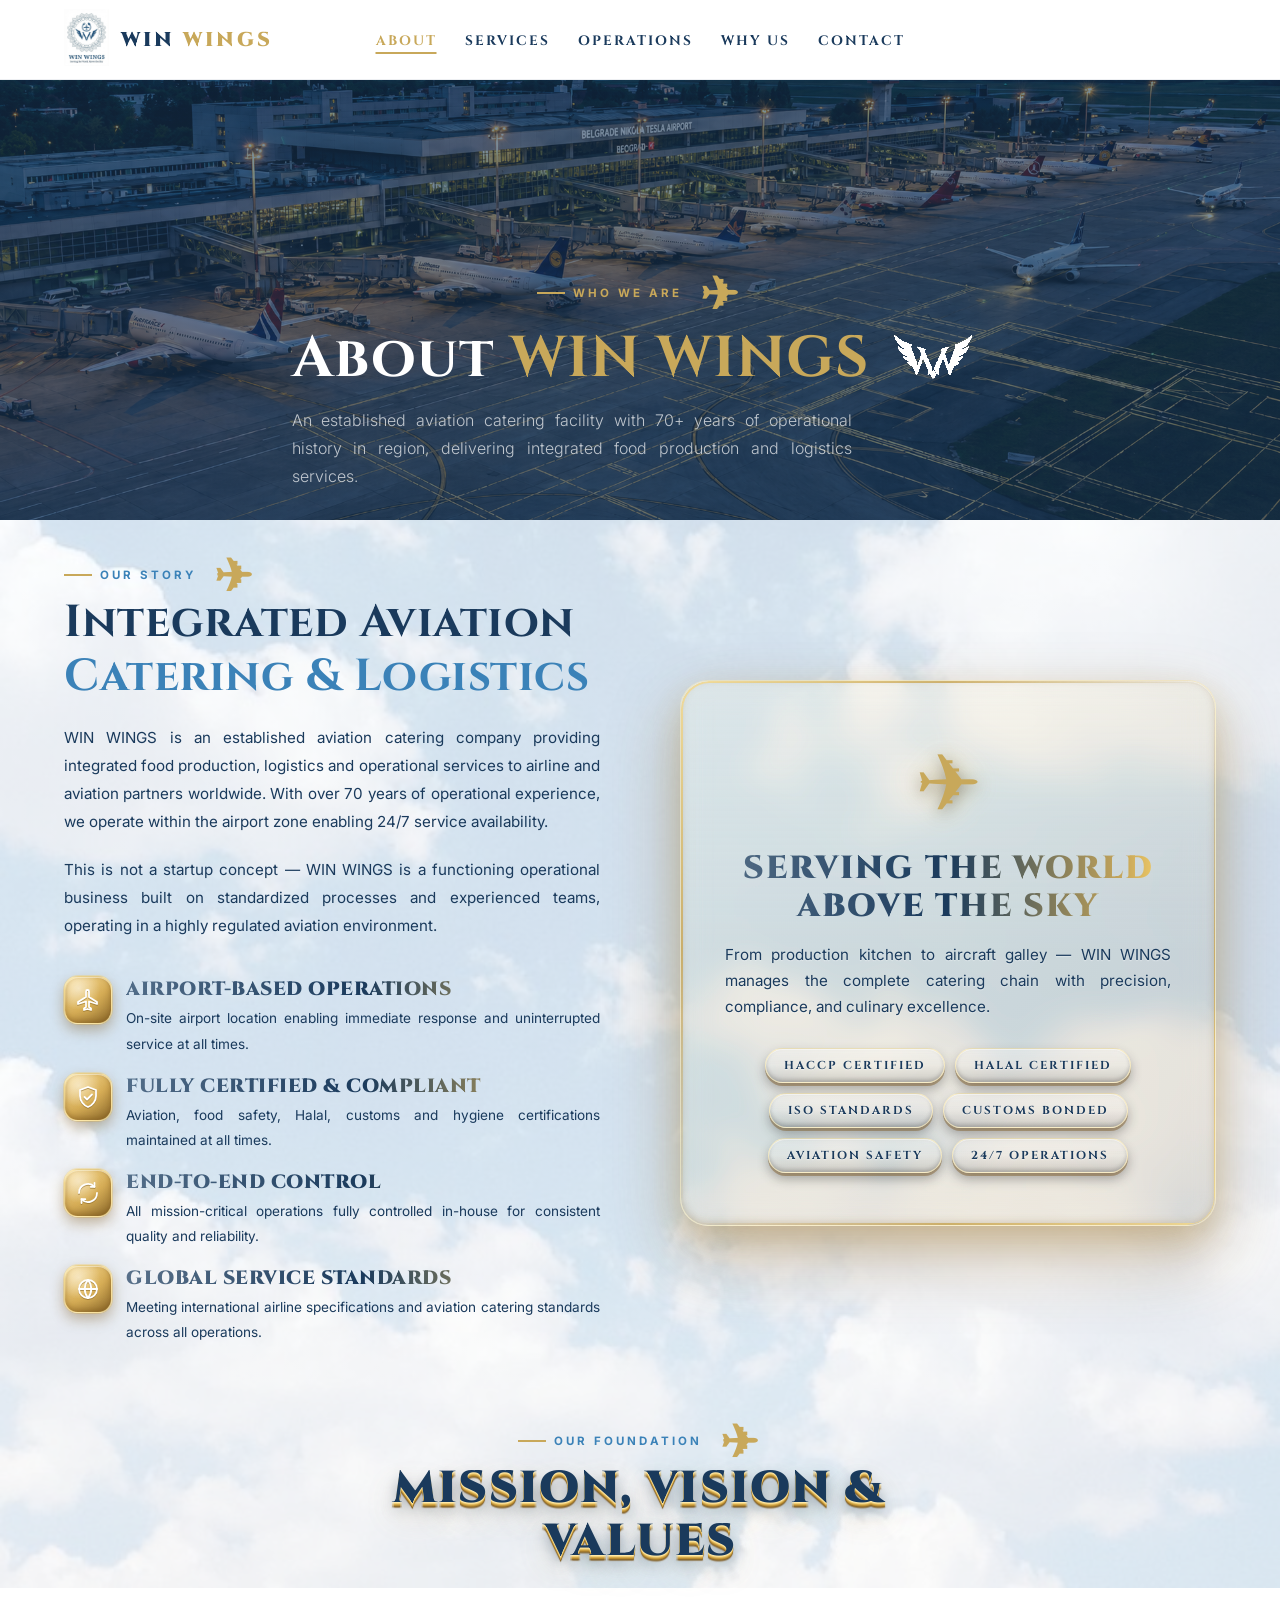
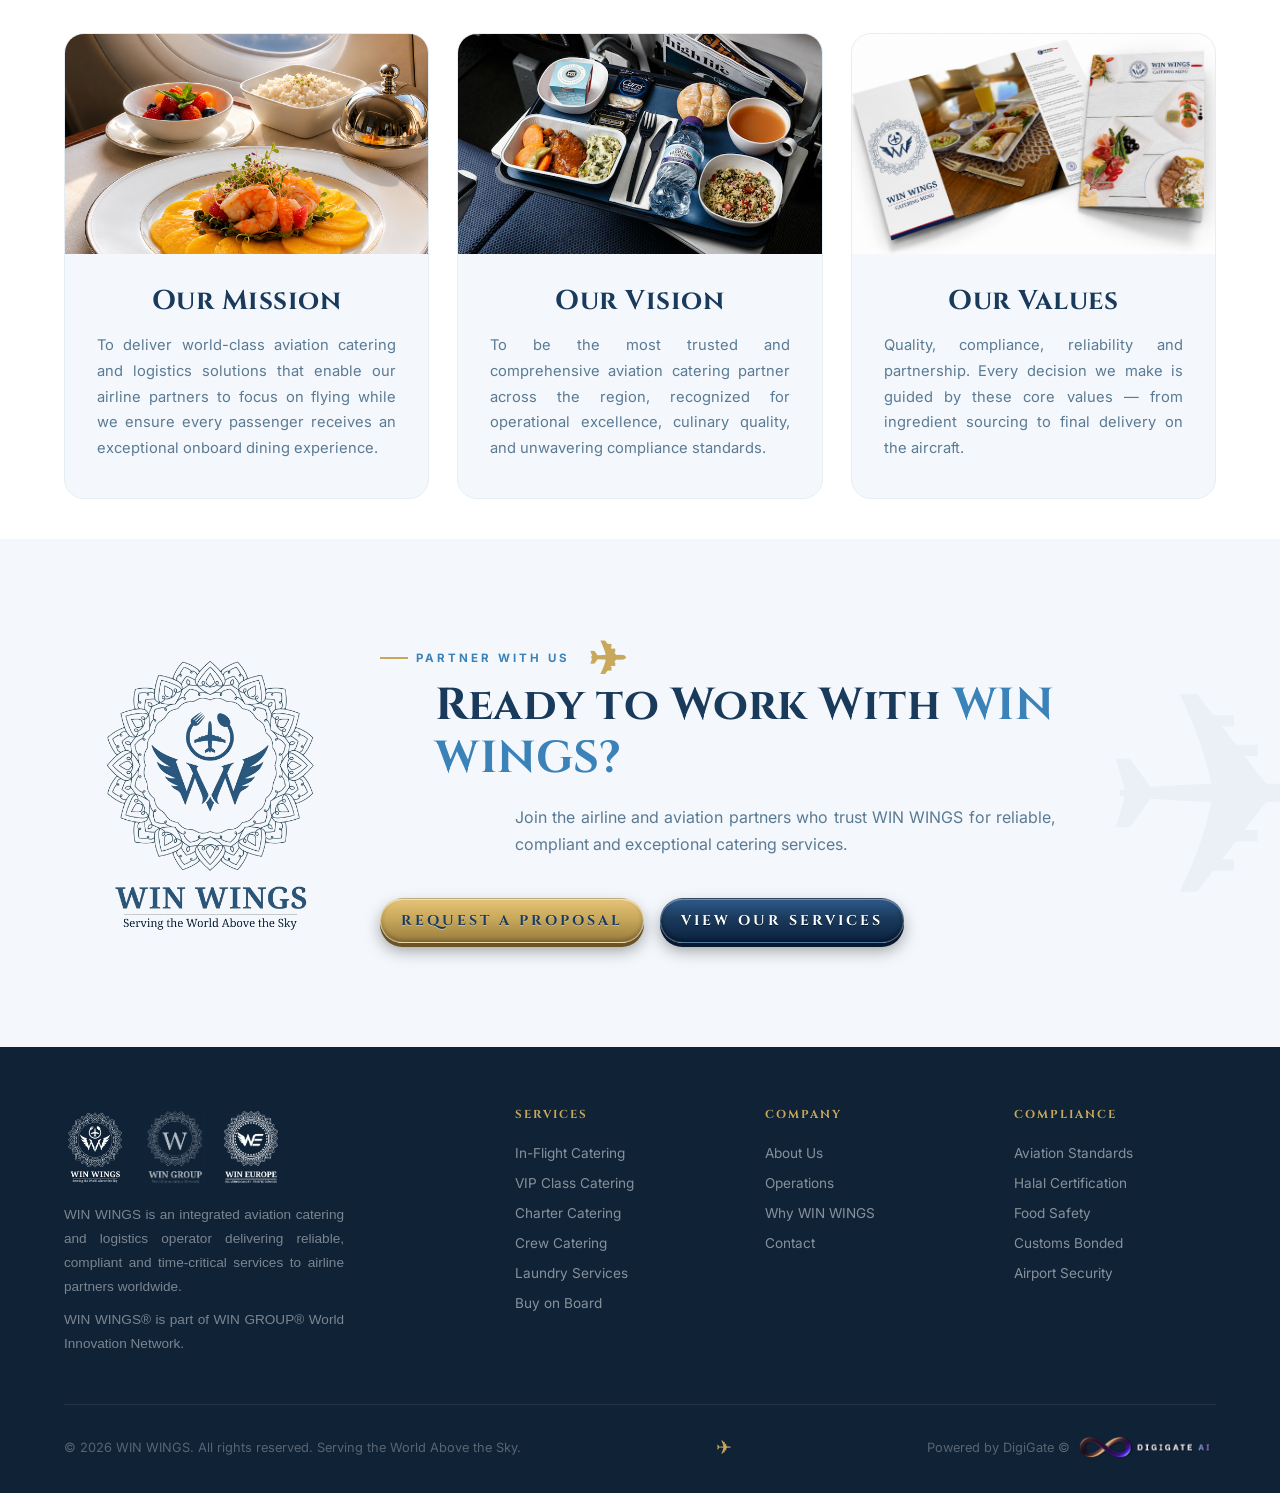
<file: about.html>
<!DOCTYPE html>
<html lang="en">
<head>
  <meta charset="UTF-8" />
  <meta name="viewport" content="width=device-width, initial-scale=1.0" />
  <title>About Us – WIN WINGS</title>
  <link rel="stylesheet" href="style.css?v=8" />
</head>
<body>

<!-- Hidden SVG filter: knocks out white bg → transparent, recolours logo to white -->
<svg width="0" height="0" style="position:absolute;overflow:hidden" aria-hidden="true">
  <defs>
    <filter id="ww-knockout" color-interpolation-filters="sRGB" x="0%" y="0%" width="100%" height="100%">
      <feColorMatrix type="matrix"
        values="0 0 0 0 1
                0 0 0 0 1
                0 0 0 0 1
               -4 -4 -4 0 11"/>
      <feComponentTransfer>
        <feFuncA type="linear" slope="3" intercept="-0.1"/>
      </feComponentTransfer>
    </filter>
  </defs>
</svg>

<!-- ═══════════════ NAV ═══════════════ -->
<nav id="navbar">
  <div class="nav-logo">
    <a href="index.html"><img src="WW-Logo (3).jpg" alt="WIN WINGS Logo" /></a>
    <a href="index.html" class="nav-brand">WIN <span>WINGS</span></a>
  </div>
  <ul class="nav-links">
    <li><a href="about.html">About</a></li>
    <li><a href="services.html">Services</a></li>
    <li><a href="operations.html">Operations</a></li>
    <li><a href="why-us.html">Why Us</a></li>
    <li><a href="contact.html">Contact</a></li>
  </ul>
  <div class="hamburger" onclick="toggleMenu(this)"><span></span><span></span><span></span></div>
</nav>

<!-- ═══════════════ PAGE HEADER ═══════════════ -->
<div class="page-header">
  <div class="page-header-bg"></div>
  <div class="page-header-content">
    <div class="section-tag">Who We Are <span class="section-tag-plane">✈︎</span></div>
    <h1>About <span>WIN WINGS</span> <img class="hero-wings header-wings" src="Wings-Logo.jpg" alt="WIN WINGS wings" /></h1>
    <p>An established aviation catering facility with 70+ years of operational history in region, delivering integrated food production and logistics services.</p>
  </div>
</div>

<!-- ═══════════════ ABOUT ═══════════════ -->
<section class="about" id="about">
  <div class="about-inner">
    <div class="about-text fade-left">
      <div class="section-tag">Our Story <span class="section-tag-plane">✈︎</span></div>
      <h2>Integrated Aviation <span>Catering & Logistics</span></h2>
      <p>WIN WINGS is an established aviation catering company providing integrated food production, logistics and operational services to airline and aviation partners worldwide. With over 70 years of operational experience, we operate within the airport zone enabling 24/7 service availability.</p>
      <p>This is not a startup concept — WIN WINGS is a functioning operational business built on standardized processes and experienced teams, operating in a highly regulated aviation environment.</p>
      <div class="about-features">
        <div class="feature-item">
          <div class="feature-icon icon-plane">
            <svg viewBox="0 0 24 24" fill="none" stroke="currentColor" stroke-width="1.8" stroke-linecap="round" stroke-linejoin="round" aria-hidden="true">
              <path d="M21 16v-2l-8-5V3.5a1.5 1.5 0 0 0-3 0V9l-8 5v2l8-2.5V19l-2 1.5V22l3.5-1L15 22v-1.5L13 19v-5.5l8 2.5z"/>
            </svg>
          </div>
          <div>
            <h4>Airport-Based Operations</h4>
            <p>On-site airport location enabling immediate response and uninterrupted service at all times.</p>
          </div>
        </div>
        <div class="feature-item">
          <div class="feature-icon icon-shield">
            <svg viewBox="0 0 24 24" fill="none" stroke="currentColor" stroke-width="1.8" stroke-linecap="round" stroke-linejoin="round" aria-hidden="true">
              <path d="M12 2 4 5v6c0 5 3.5 9.5 8 11 4.5-1.5 8-6 8-11V5l-8-3z"/>
              <path d="m8.5 12 2.5 2.5L16 9.5"/>
            </svg>
          </div>
          <div>
            <h4>Fully Certified & Compliant</h4>
            <p>Aviation, food safety, Halal, customs and hygiene certifications maintained at all times.</p>
          </div>
        </div>
        <div class="feature-item">
          <div class="feature-icon icon-cycle">
            <svg viewBox="0 0 24 24" fill="none" stroke="currentColor" stroke-width="1.8" stroke-linecap="round" stroke-linejoin="round" aria-hidden="true">
              <path d="M21 12a9 9 0 0 1-15.5 6.2"/>
              <path d="M3 12a9 9 0 0 1 15.5-6.2"/>
              <polyline points="18.5 2 18.5 5.8 14.7 5.8"/>
              <polyline points="5.5 22 5.5 18.2 9.3 18.2"/>
            </svg>
          </div>
          <div>
            <h4>End-to-End Control</h4>
            <p>All mission-critical operations fully controlled in-house for consistent quality and reliability.</p>
          </div>
        </div>
        <div class="feature-item">
          <div class="feature-icon icon-globe">
            <svg viewBox="0 0 24 24" fill="none" stroke="currentColor" stroke-width="1.8" stroke-linecap="round" stroke-linejoin="round" aria-hidden="true">
              <circle cx="12" cy="12" r="9"/>
              <path d="M3 12h18"/>
              <path d="M12 3a14 14 0 0 1 0 18"/>
              <path d="M12 3a14 14 0 0 0 0 18"/>
            </svg>
          </div>
          <div>
            <h4>Global Service Standards</h4>
            <p>Meeting international airline specifications and aviation catering standards across all operations.</p>
          </div>
        </div>
      </div>
    </div>
    <div class="about-visual fade-right">
      <div class="about-card">
        <span class="about-card-plane">✈︎</span>
        <h3>Serving the World<br />Above the Sky</h3>
        <p>From production kitchen to aircraft galley — WIN WINGS manages the complete catering chain with precision, compliance, and culinary excellence.</p>
        <div class="about-badges">
          <span class="badge">HACCP Certified</span>
          <span class="badge">Halal Certified</span>
          <span class="badge">ISO Standards</span>
          <span class="badge">Customs Bonded</span>
          <span class="badge">Aviation Safety</span>
          <span class="badge">24/7 Operations</span>
        </div>
      </div>
    </div>
  </div>
</section>

<!-- ═══════════════ MISSION & VALUES ═══════════════ -->
<section style="background: linear-gradient(rgba(255,255,255,.78), rgba(255,255,255,.78)), url('sky-clouds-bg.jpg') center/cover no-repeat fixed; padding: 40px 5%;">
  <div style="max-width: 1200px; margin: 0 auto;">
    <div class="fade-up" style="text-align: center; max-width: 680px; margin: 0 auto 64px;">
      <div class="section-tag">Our Foundation <span class="section-tag-plane">✈︎</span></div>
      <h2 class="luxe-h2">Mission, Vision <span>& Values</span></h2>
    </div>
    <div style="display: grid; grid-template-columns: repeat(auto-fit, minmax(300px, 1fr)); gap: 28px; max-width: 1200px; margin: 0 auto;">
      <div class="fade-up mvv-card" style="background: var(--off-white); border-radius: 20px; border: 1px solid #e5eef5; overflow: hidden; display: flex; flex-direction: column;">
        <div style="background: url('vision.png') center/cover no-repeat; height: 220px;"></div>
        <div style="padding: 28px 32px 36px;">
          <h3 style="font-family: 'Cinzel', serif; font-size: 1.7rem; color: var(--navy); margin-bottom: 14px; letter-spacing: .5px; text-align: center;">Our Mission</h3>
          <p style="color: var(--text-muted); line-height: 1.75; font-size: .92rem;">To deliver world-class aviation catering and logistics solutions that enable our airline partners to focus on flying while we ensure every passenger receives an exceptional onboard dining experience.</p>
        </div>
      </div>
      <div class="fade-up mvv-card" style="background: var(--off-white); border-radius: 20px; border: 1px solid #e5eef5; overflow: hidden; display: flex; flex-direction: column;">
        <div style="background: url('british-airways-new-economy-class-food.jpg') center/cover no-repeat; height: 220px;"></div>
        <div style="padding: 28px 32px 36px;">
          <h3 style="font-family: 'Cinzel', serif; font-size: 1.7rem; color: var(--navy); margin-bottom: 14px; letter-spacing: .5px; text-align: center;">Our Vision</h3>
          <p style="color: var(--text-muted); line-height: 1.75; font-size: .92rem;">To be the most trusted and comprehensive aviation catering partner across the region, recognized for operational excellence, culinary quality, and unwavering compliance standards.</p>
        </div>
      </div>
      <div class="fade-up mvv-card" style="background: var(--off-white); border-radius: 20px; border: 1px solid #e5eef5; overflow: hidden; display: flex; flex-direction: column;">
        <div style="background: url('values.png') center/cover no-repeat; height: 220px;"></div>
        <div style="padding: 28px 32px 36px;">
          <h3 style="font-family: 'Cinzel', serif; font-size: 1.7rem; color: var(--navy); margin-bottom: 14px; letter-spacing: .5px; text-align: center;">Our Values</h3>
          <p style="color: var(--text-muted); line-height: 1.75; font-size: .92rem;">Quality, compliance, reliability and partnership. Every decision we make is guided by these core values — from ingredient sourcing to final delivery on the aircraft.</p>
        </div>
      </div>
    </div>
  </div>
</section>


<!-- ═══════════════ CTA ═══════════════ -->
<section class="cta-banner">
  <div class="fade-up" style="display: flex; align-items: center; gap: 50px; max-width: 1100px; margin: 0 auto; flex-wrap: wrap; justify-content: center;">
    <img class="cta-logo-spin" src="WW-Logo-transparent.png" alt="WIN WINGS" style="width: 240px; max-width: 30vw; height: auto; flex-shrink: 0;" />
    <div style="flex: 1; min-width: 280px; text-align: left;">
      <div class="section-tag">Partner With Us <span class="section-tag-plane">✈︎</span></div>
      <h2>Ready to Work With <span>WIN WINGS?</span></h2>
      <p>Join the airline and aviation partners who trust WIN WINGS for reliable, compliant and exceptional catering services.</p>
      <div class="cta-actions" style="justify-content: flex-start;">
        <a href="contact.html" class="btn-primary">Request a Proposal</a>
        <a href="services.html" class="btn-navy">View Our Services</a>
      </div>
    </div>
  </div>
</section>

<!-- ═══════════════ FOOTER ═══════════════ -->
<footer>
  <div class="footer-inner">
    <div class="footer-grid">
      <div class="footer-brand">
        <div class="footer-logos">
          <img class="ww-logo-white" src="WW-Logo-transparent.png" alt="WIN WINGS" />
          <img src="WIN-GROUP-Logo-white.png" alt="WIN GROUP" />
          <img class="ww-logo-white" src="WIN-EUROPE-Logo-transparent.png" alt="WIN EUROPE" />
        </div>
        <p style="text-align: justify; font-family: 'Dubai', 'Dubai W23', 'Segoe UI', sans-serif;">WIN WINGS is an integrated aviation catering and logistics operator delivering reliable, compliant and time-critical services to airline partners worldwide.</p>
        <p style="text-align: justify; margin-top: 10px; font-family: 'Dubai', 'Dubai W23', 'Segoe UI', sans-serif;">WIN WINGS&reg; is part of WIN GROUP&reg; World Innovation Network.</p>
      </div>
      <div class="footer-col">
        <h5>Services</h5>
        <ul>
          <li><a href="services.html">In-Flight Catering</a></li>
          <li><a href="services.html">VIP Class Catering</a></li>
          <li><a href="services.html">Charter Catering</a></li>
          <li><a href="services.html">Crew Catering</a></li>
          <li><a href="services.html">Laundry Services</a></li>
          <li><a href="services.html">Buy on Board</a></li>
        </ul>
      </div>
      <div class="footer-col">
        <h5>Company</h5>
        <ul>
          <li><a href="about.html">About Us</a></li>
          <li><a href="operations.html">Operations</a></li>
          <li><a href="why-us.html">Why WIN WINGS</a></li>
          <li><a href="contact.html">Contact</a></li>
        </ul>
      </div>
      <div class="footer-col">
        <h5>Compliance</h5>
        <ul>
          <li><a href="about.html">Aviation Standards</a></li>
          <li><a href="about.html">Halal Certification</a></li>
          <li><a href="about.html">Food Safety</a></li>
          <li><a href="about.html">Customs Bonded</a></li>
          <li><a href="about.html">Airport Security</a></li>
        </ul>
      </div>
    </div>
    <div class="footer-bottom">
      <p>© 2026 WIN WINGS. All rights reserved. Serving the World Above the Sky.</p>
      <span class="footer-plane">✈︎</span>
      <p class="footer-powered">Powered by DigiGate © <img src="DigiGate_AI_Logo-removebg-preview.png" alt="DigiGate AI" class="footer-digigate-logo"></p>
    </div>
  </div>
</footer>

<script>
  const nav = document.getElementById('navbar');
  window.addEventListener('scroll', () => { nav.classList.toggle('scrolled', window.scrollY > 50); });
  function toggleMenu(el) { el.classList.toggle('open'); }
  const observer = new IntersectionObserver((entries) => {
    entries.forEach(e => { if (e.isIntersecting) { e.target.classList.add('visible'); observer.unobserve(e.target); } });
  }, { threshold: 0.12 });
  document.querySelectorAll('.fade-up, .fade-left, .fade-right').forEach((el, i) => {
    el.style.transitionDelay = `${(i % 4) * 0.1}s`; observer.observe(el);
  });
  const page = window.location.pathname.split('/').pop() || 'index.html';
  document.querySelectorAll('.nav-links a').forEach(a => { if (a.getAttribute('href') === page) a.classList.add('active'); });
</script>
</body>
</html>
</file>
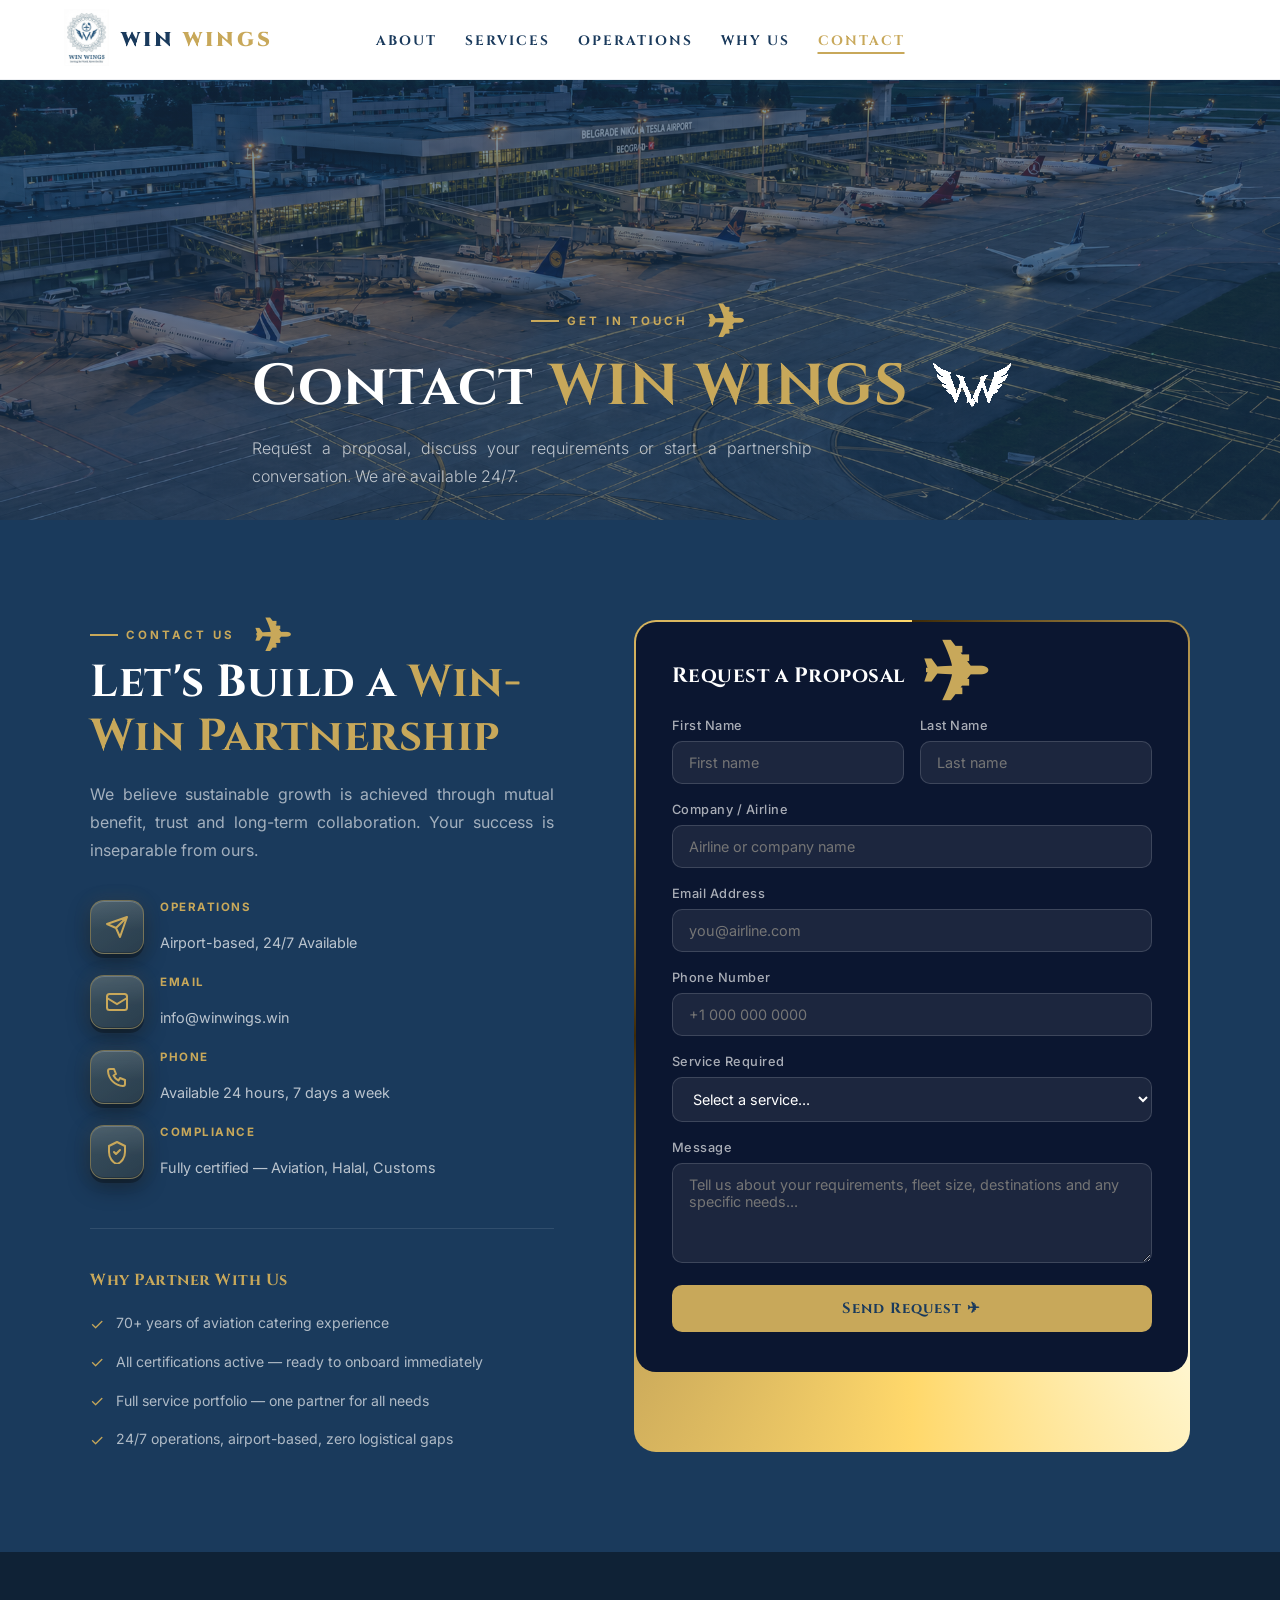
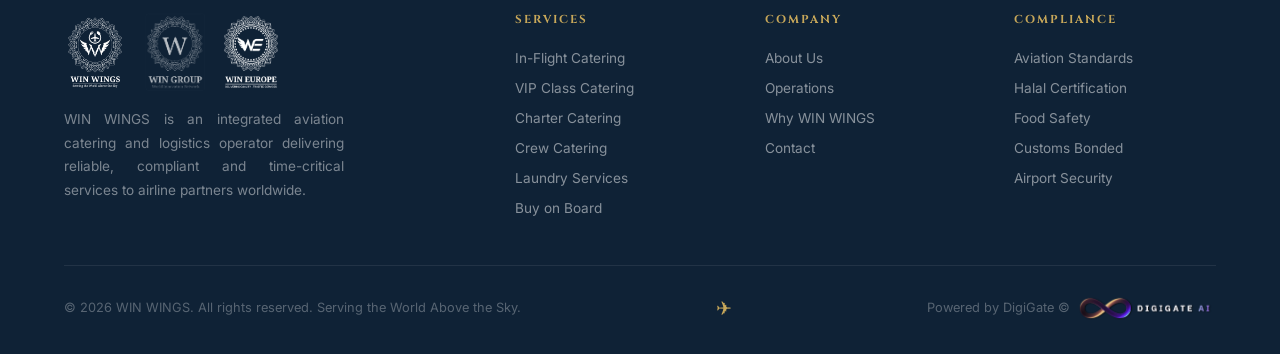
<file: contact.html>
<!DOCTYPE html>
<html lang="en">
<head>
  <meta charset="UTF-8" />
  <meta name="viewport" content="width=device-width, initial-scale=1.0" />
  <title>Contact – WIN WINGS</title>
  <link rel="stylesheet" href="style.css?v=8" />
</head>
<body>

<!-- Hidden SVG filter: knocks out white bg → transparent, recolours logo to white -->
<svg width="0" height="0" style="position:absolute;overflow:hidden" aria-hidden="true">
  <defs>
    <filter id="ww-knockout" color-interpolation-filters="sRGB" x="0%" y="0%" width="100%" height="100%">
      <feColorMatrix type="matrix"
        values="0 0 0 0 1
                0 0 0 0 1
                0 0 0 0 1
               -4 -4 -4 0 11"/>
      <feComponentTransfer>
        <feFuncA type="linear" slope="3" intercept="-0.1"/>
      </feComponentTransfer>
    </filter>
  </defs>
</svg>

<!-- ═══════════════ NAV ═══════════════ -->
<nav id="navbar">
  <div class="nav-logo">
    <a href="index.html"><img src="WW-Logo (3).jpg" alt="WIN WINGS Logo" /></a>
    <a href="index.html" class="nav-brand">WIN <span>WINGS</span></a>
  </div>
  <ul class="nav-links">
    <li><a href="about.html">About</a></li>
    <li><a href="services.html">Services</a></li>
    <li><a href="operations.html">Operations</a></li>
    <li><a href="why-us.html">Why Us</a></li>
    <li><a href="contact.html">Contact</a></li>
  </ul>
  <div class="hamburger" onclick="toggleMenu(this)"><span></span><span></span><span></span></div>
</nav>

<!-- ═══════════════ PAGE HEADER ═══════════════ -->
<div class="page-header">
  <div class="page-header-bg"></div>
  <div class="page-header-content">
    <div class="section-tag">Get in Touch <span class="section-tag-plane">✈︎</span></div>
    <h1>Contact <span>WIN WINGS</span> <img class="hero-wings header-wings" src="Wings-Logo.jpg" alt="WIN WINGS wings" /></h1>
    <p>Request a proposal, discuss your requirements or start a partnership conversation. We are available 24/7.</p>
  </div>
</div>

<!-- ═══════════════ CONTACT ═══════════════ -->
<section class="contact" id="contact">
  <div class="contact-inner">
    <div class="contact-info fade-left">
      <div class="section-tag">Contact Us <span class="section-tag-plane">✈︎</span></div>
      <h2>Let's Build a <span style="color: var(--gold)">Win-Win Partnership</span></h2>
      <p>We believe sustainable growth is achieved through mutual benefit, trust and long-term collaboration. Your success is inseparable from ours.</p>
      <div class="contact-details">
        <div class="contact-item">
          <div class="contact-item-icon icon-plane">
            <svg viewBox="0 0 24 24" fill="none">
              <path d="M22 2L11 13M22 2L15 22L11 13M22 2L2 9L11 13" stroke="currentColor" stroke-width="2" stroke-linecap="round" stroke-linejoin="round"/>
            </svg>
          </div>
          <div>
            <h5>Operations</h5>
            <p>Airport-based, 24/7 Available</p>
          </div>
        </div>
        <div class="contact-item">
          <div class="contact-item-icon icon-email">
            <svg viewBox="0 0 24 24" fill="none">
              <rect x="2" y="4" width="20" height="16" rx="2.5" stroke="currentColor" stroke-width="2"/>
              <path d="M2 8L12 14L22 8" stroke="currentColor" stroke-width="2" stroke-linecap="round"/>
            </svg>
          </div>
          <div>
            <h5>Email</h5>
            <p>info@winwings.win</p>
          </div>
        </div>
        <div class="contact-item">
          <div class="contact-item-icon icon-phone">
            <svg viewBox="0 0 24 24" fill="none">
              <path d="M5 4h4l2 5-2.5 1.5a11 11 0 005 5L15 13l5 2v4a2 2 0 01-2 2A16 16 0 013 6a2 2 0 012-2" stroke="currentColor" stroke-width="2" stroke-linecap="round" stroke-linejoin="round"/>
            </svg>
          </div>
          <div>
            <h5>Phone</h5>
            <p>Available 24 hours, 7 days a week</p>
          </div>
        </div>
        <div class="contact-item">
          <div class="contact-item-icon icon-shield">
            <svg viewBox="0 0 24 24" fill="none">
              <path d="M12 2L4 6v6c0 5.52 3.48 10.68 8 12 4.52-1.32 8-6.48 8-12V6L12 2z" stroke="currentColor" stroke-width="2" stroke-linecap="round" stroke-linejoin="round"/>
              <path d="M9 12l2 2 4-4" stroke="currentColor" stroke-width="2" stroke-linecap="round" stroke-linejoin="round"/>
            </svg>
          </div>
          <div>
            <h5>Compliance</h5>
            <p>Fully certified — Aviation, Halal, Customs</p>
          </div>
        </div>
      </div>

      <!-- Why contact us -->
      <div style="margin-top: 48px; padding-top: 40px; border-top: 1px solid rgba(255,255,255,.1);">
        <h3 style="font-family: 'Cinzel', serif; color: var(--gold); font-size: 1rem; letter-spacing: .5px; margin-bottom: 20px;">Why Partner With Us</h3>
        <div style="display: flex; flex-direction: column; gap: 14px;">
          <div style="display: flex; gap: 12px; align-items: center;">
            <span style="color: var(--gold); font-size: 1rem;">✓</span>
            <p style="color: rgba(255,255,255,.65); font-size: .88rem; margin: 0;">70+ years of aviation catering experience</p>
          </div>
          <div style="display: flex; gap: 12px; align-items: center;">
            <span style="color: var(--gold); font-size: 1rem;">✓</span>
            <p style="color: rgba(255,255,255,.65); font-size: .88rem; margin: 0;">All certifications active — ready to onboard immediately</p>
          </div>
          <div style="display: flex; gap: 12px; align-items: center;">
            <span style="color: var(--gold); font-size: 1rem;">✓</span>
            <p style="color: rgba(255,255,255,.65); font-size: .88rem; margin: 0;">Full service portfolio — one partner for all needs</p>
          </div>
          <div style="display: flex; gap: 12px; align-items: center;">
            <span style="color: var(--gold); font-size: 1rem;">✓</span>
            <p style="color: rgba(255,255,255,.65); font-size: .88rem; margin: 0;">24/7 operations, airport-based, zero logistical gaps</p>
          </div>
        </div>
      </div>
    </div>

    <div class="contact-form-frame fade-right">
    <div class="contact-form">
      <h3>Request a Proposal <span class="section-tag-plane">✈︎</span></h3>
      <div class="form-row">
        <div class="form-group"><label>First Name</label><input type="text" placeholder="First name" /></div>
        <div class="form-group"><label>Last Name</label><input type="text" placeholder="Last name" /></div>
      </div>
      <div class="form-group"><label>Company / Airline</label><input type="text" placeholder="Airline or company name" /></div>
      <div class="form-group"><label>Email Address</label><input type="email" placeholder="you@airline.com" /></div>
      <div class="form-group"><label>Phone Number</label><input type="tel" placeholder="+1 000 000 0000" /></div>
      <div class="form-group">
        <label>Service Required</label>
        <select>
          <option value="">Select a service...</option>
          <option>In-Flight Catering</option>
          <option>VIP / Premium Class Catering</option>
          <option>Charter Catering</option>
          <option>Crew Catering</option>
          <option>Laundry & Cabin Equipment</option>
          <option>Buy on Board & Duty Free</option>
          <option>Full Service Partnership</option>
        </select>
      </div>
      <div class="form-group"><label>Message</label><textarea placeholder="Tell us about your requirements, fleet size, destinations and any specific needs..."></textarea></div>
      <button class="form-submit">Send Request ✈︎</button>
    </div>
    </div>
  </div>
</section>

<!-- ═══════════════ FOOTER ═══════════════ -->
<footer>
  <div class="footer-inner">
    <div class="footer-grid">
      <div class="footer-brand">
        <div class="footer-logos">
          <img class="ww-logo-white" src="WW-Logo-transparent.png" alt="WIN WINGS" />
          <img src="WIN-GROUP-Logo-white.png" alt="WIN GROUP" />
          <img class="ww-logo-white" src="WIN-EUROPE-Logo-transparent.png" alt="WIN EUROPE" />
        </div>
        <p>WIN WINGS is an integrated aviation catering and logistics operator delivering reliable, compliant and time-critical services to airline partners worldwide.</p>
      </div>
      <div class="footer-col">
        <h5>Services</h5>
        <ul>
          <li><a href="services.html">In-Flight Catering</a></li>
          <li><a href="services.html">VIP Class Catering</a></li>
          <li><a href="services.html">Charter Catering</a></li>
          <li><a href="services.html">Crew Catering</a></li>
          <li><a href="services.html">Laundry Services</a></li>
          <li><a href="services.html">Buy on Board</a></li>
        </ul>
      </div>
      <div class="footer-col">
        <h5>Company</h5>
        <ul>
          <li><a href="about.html">About Us</a></li>
          <li><a href="operations.html">Operations</a></li>
          <li><a href="why-us.html">Why WIN WINGS</a></li>
          <li><a href="contact.html">Contact</a></li>
        </ul>
      </div>
      <div class="footer-col">
        <h5>Compliance</h5>
        <ul>
          <li><a href="about.html">Aviation Standards</a></li>
          <li><a href="about.html">Halal Certification</a></li>
          <li><a href="about.html">Food Safety</a></li>
          <li><a href="about.html">Customs Bonded</a></li>
          <li><a href="about.html">Airport Security</a></li>
        </ul>
      </div>
    </div>
    <div class="footer-bottom">
      <p>© 2026 WIN WINGS. All rights reserved. Serving the World Above the Sky.</p>
      <span class="footer-plane">✈︎</span>
      <p class="footer-powered">Powered by DigiGate © <img src="DigiGate_AI_Logo-removebg-preview.png" alt="DigiGate AI" class="footer-digigate-logo"></p>
    </div>
  </div>
</footer>

<script>
  const nav = document.getElementById('navbar');
  window.addEventListener('scroll', () => { nav.classList.toggle('scrolled', window.scrollY > 50); });
  function toggleMenu(el) { el.classList.toggle('open'); }
  const observer = new IntersectionObserver((entries) => {
    entries.forEach(e => { if (e.isIntersecting) { e.target.classList.add('visible'); observer.unobserve(e.target); } });
  }, { threshold: 0.12 });
  document.querySelectorAll('.fade-up, .fade-left, .fade-right').forEach((el, i) => {
    el.style.transitionDelay = `${(i % 4) * 0.1}s`; observer.observe(el);
  });
  const page = window.location.pathname.split('/').pop() || 'index.html';
  document.querySelectorAll('.nav-links a').forEach(a => { if (a.getAttribute('href') === page) a.classList.add('active'); });
</script>
</body>
</html>
</file>
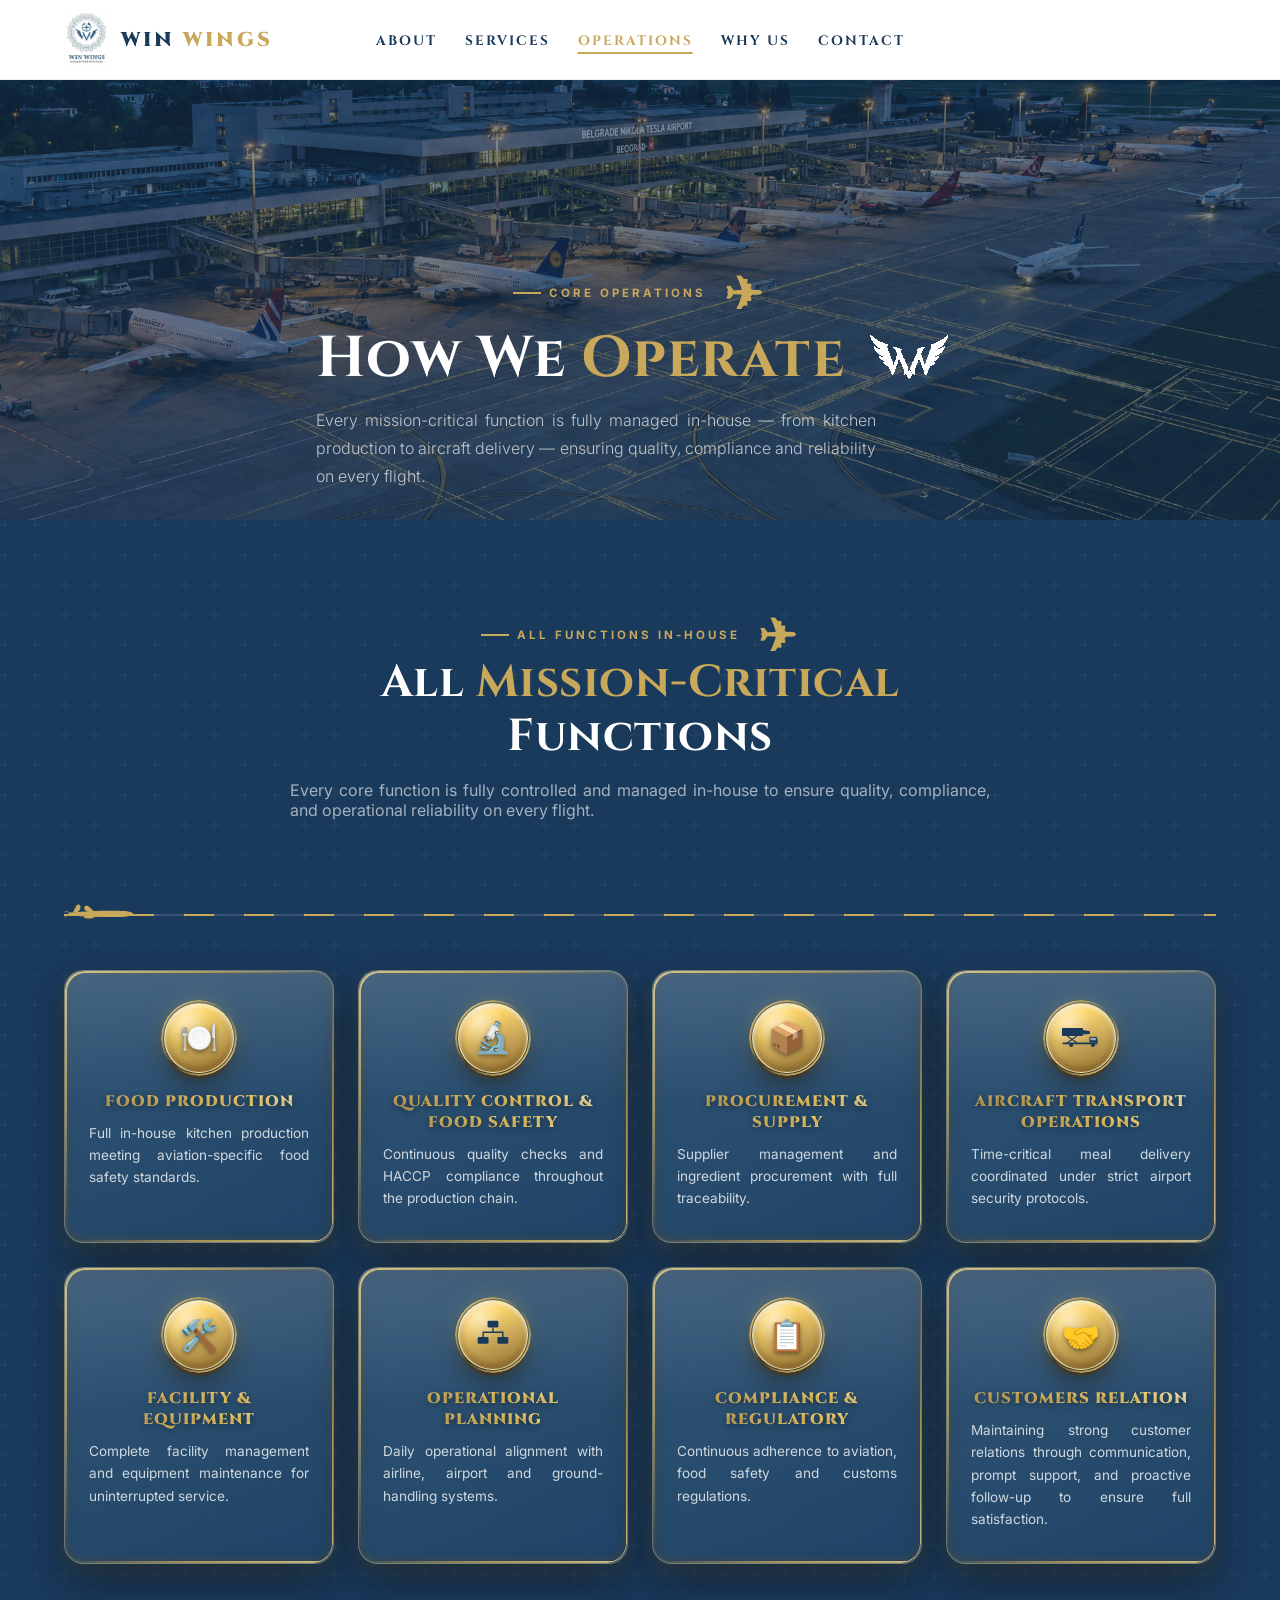
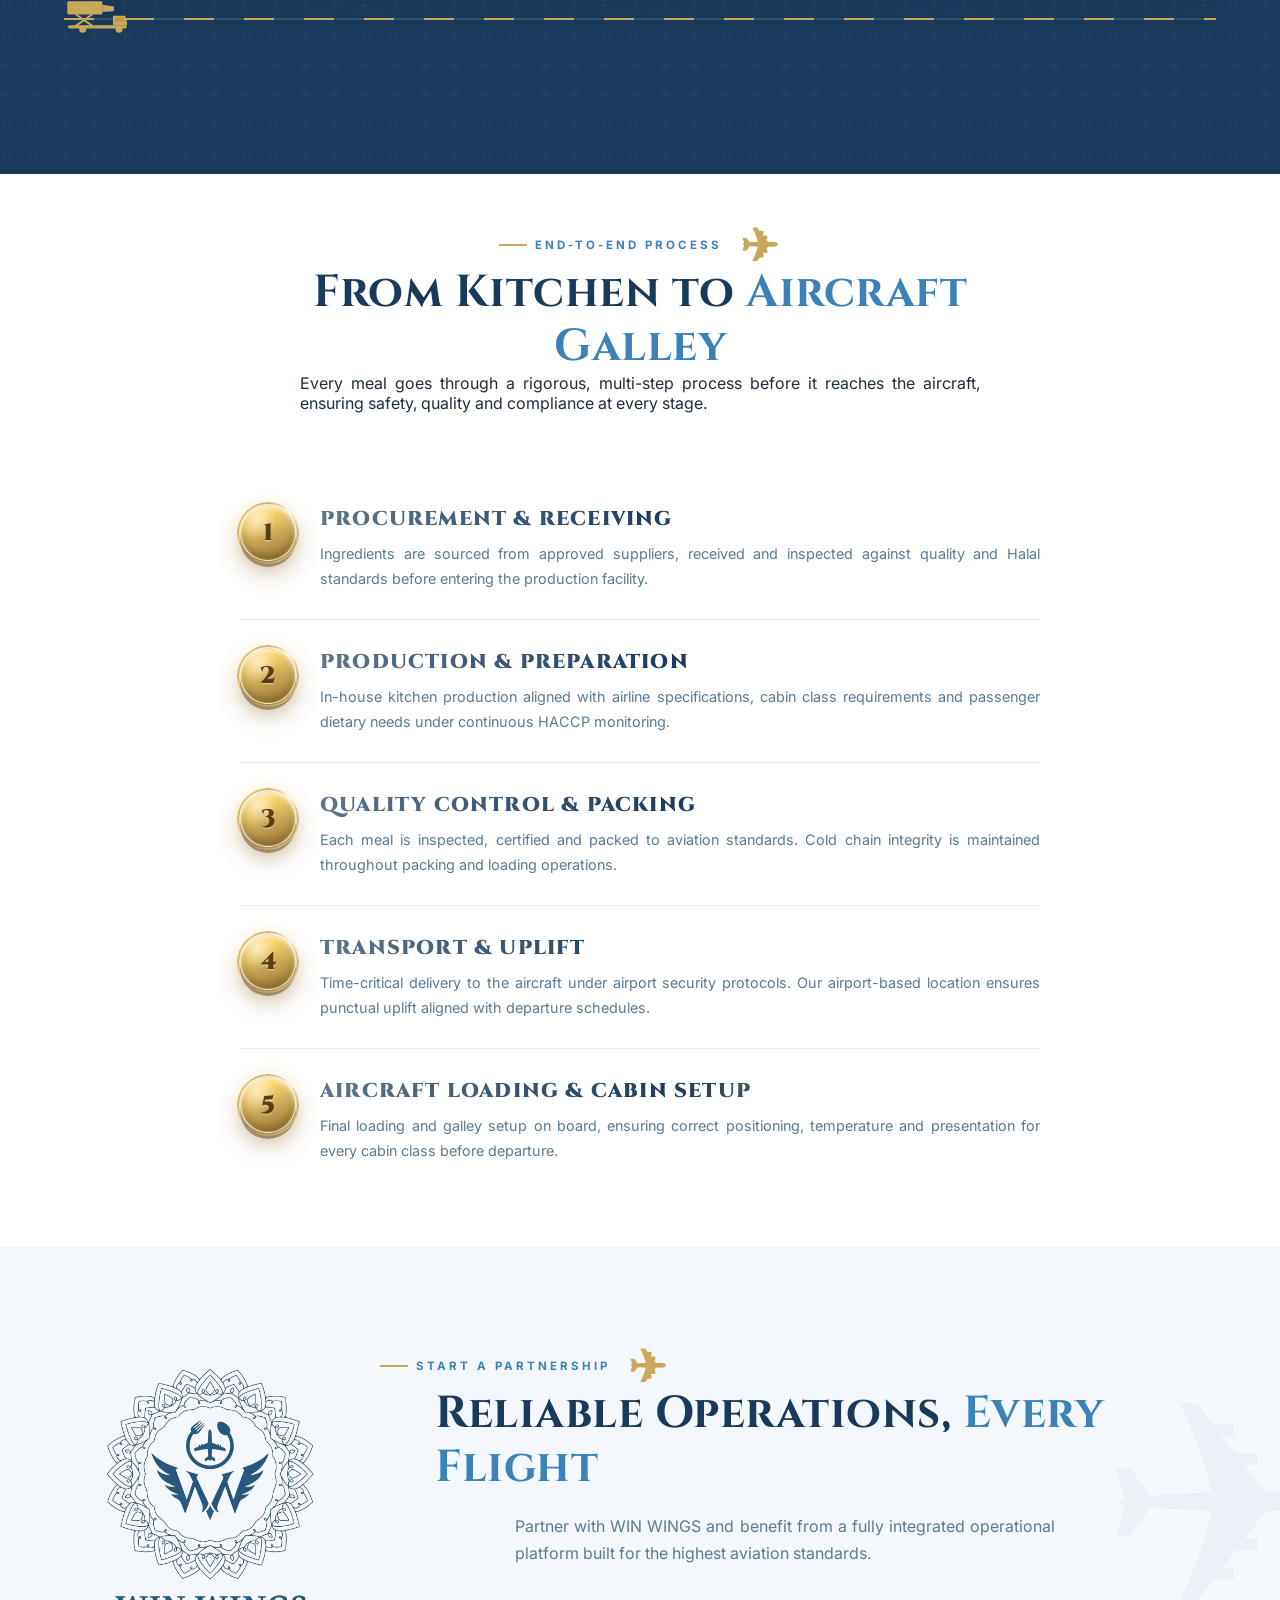
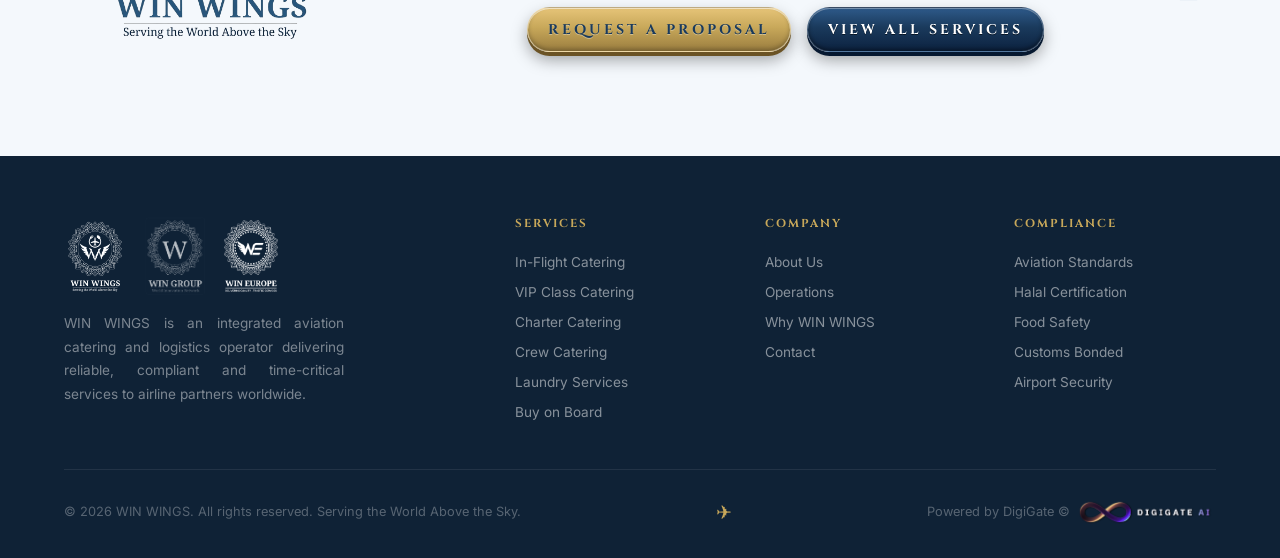
<file: operations.html>
<!DOCTYPE html>
<html lang="en">
<head>
  <meta charset="UTF-8" />
  <meta name="viewport" content="width=device-width, initial-scale=1.0" />
  <title>Operations – WIN WINGS</title>
  <link rel="stylesheet" href="style.css?v=8" />
</head>
<body>

<!-- Hidden SVG filter: knocks out white bg → transparent, recolours logo to white -->
<svg width="0" height="0" style="position:absolute;overflow:hidden" aria-hidden="true">
  <defs>
    <filter id="ww-knockout" color-interpolation-filters="sRGB" x="0%" y="0%" width="100%" height="100%">
      <feColorMatrix type="matrix"
        values="0 0 0 0 1
                0 0 0 0 1
                0 0 0 0 1
               -4 -4 -4 0 11"/>
      <feComponentTransfer>
        <feFuncA type="linear" slope="3" intercept="-0.1"/>
      </feComponentTransfer>
    </filter>
  </defs>
</svg>

<!-- ═══════════════ NAV ═══════════════ -->
<nav id="navbar">
  <div class="nav-logo">
    <a href="index.html"><img src="WW-Logo (3).jpg" alt="WIN WINGS Logo" /></a>
    <a href="index.html" class="nav-brand">WIN <span>WINGS</span></a>
  </div>
  <ul class="nav-links">
    <li><a href="about.html">About</a></li>
    <li><a href="services.html">Services</a></li>
    <li><a href="operations.html">Operations</a></li>
    <li><a href="why-us.html">Why Us</a></li>
    <li><a href="contact.html">Contact</a></li>
  </ul>
  <div class="hamburger" onclick="toggleMenu(this)"><span></span><span></span><span></span></div>
</nav>

<!-- ═══════════════ PAGE HEADER ═══════════════ -->
<div class="page-header">
  <div class="page-header-bg"></div>
  <div class="page-header-content">
    <div class="section-tag">Core Operations <span class="section-tag-plane">✈︎</span></div>
    <h1>How We <span>Operate</span> <img class="hero-wings header-wings" src="Wings-Logo.jpg" alt="WIN WINGS wings" /></h1>
    <p>Every mission-critical function is fully managed in-house — from kitchen production to aircraft delivery — ensuring quality, compliance and reliability on every flight.</p>
  </div>
</div>

<!-- ═══════════════ OPERATIONS ═══════════════ -->
<section class="operations" id="operations">
  <div class="ops-header fade-up">
    <div class="section-tag">All Functions In-House <span class="section-tag-plane">✈︎</span></div>
    <h2>All <span style="color: var(--gold)">Mission-Critical</span> Functions</h2>
    <p>Every core function is fully controlled and managed in-house to ensure quality, compliance, and operational reliability on every flight.</p>
  </div>

  <!-- Animated Runway -->
  <div class="runway-wrap">
    <div class="runway-line"></div>
    <div class="runway-dashes"></div>
    <div class="runway-plane">
      <svg viewBox="0 0 700 220" xmlns="http://www.w3.org/2000/svg">
        <path d="M 88,104 C 250,87 470,85 612,91 C 654,94 684,106 694,118 C 684,130 654,142 612,147 C 470,153 250,151 88,134 C 67,131 50,125 46,118 C 50,111 67,107 88,104 Z" fill="#c8a85a"/>
        <path d="M 88,104 C 70,107 52,113 42,118 C 38,120 42,126 50,128 C 60,128 74,126 88,124 Z" fill="#c8a85a"/>
        <path d="M 90,104 C 100,83 112,57 124,37 C 130,25 143,21 156,29 C 166,35 168,52 162,68 L 153,88 L 130,104 Z" fill="#c8a85a"/>
        <path d="M 74,111 C 50,106 24,102 8,98 L 12,92 C 30,95 55,99 76,105 Z" fill="#c8a85a"/>
        <path d="M 74,127 C 50,132 24,135 8,139 L 12,145 C 30,142 55,137 76,131 Z" fill="#c8a85a"/>
        <path d="M 322,108 C 300,96 278,74 254,50 C 244,39 227,33 213,40 C 201,46 199,60 206,74 C 213,84 230,93 250,99 L 314,113 Z" fill="#c8a85a"/>
        <path d="M 256,120 C 228,118 204,124 198,137 C 194,147 200,159 216,163 C 231,167 260,167 284,163 C 300,159 309,150 306,140 C 301,128 282,120 256,120 Z" fill="#c8a85a"/>
        <ellipse cx="200" cy="140" rx="10" ry="14" fill="rgba(180,140,60,0.6)"/>
      </svg>
    </div>
  </div>

  <div class="ops-grid">
    <div class="op-item fade-up">
      <div class="op-icon">🍽️</div>
      <h4>Food Production</h4>
      <p>Full in-house kitchen production meeting aviation-specific food safety standards.</p>
    </div>
    <div class="op-item fade-up">
      <div class="op-icon">🔬</div>
      <h4>Quality Control & Food Safety</h4>
      <p>Continuous quality checks and HACCP compliance throughout the production chain.</p>
    </div>
    <div class="op-item fade-up">
      <div class="op-icon">📦</div>
      <h4>Procurement & Supply</h4>
      <p>Supplier management and ingredient procurement with full traceability.</p>
    </div>
    <div class="op-item fade-up">
      <div class="op-icon"><svg viewBox="0 0 300 150" style="width:42px;height:auto" xmlns="http://www.w3.org/2000/svg">
        <rect x="14" y="8" width="150" height="56" rx="5" fill="#1a3a5c"/>
        <path d="M164,22 L214,30 L214,50 L164,54 Z" fill="#1a3a5c"/>
        <path d="M52,64 L120,112" stroke="#1a3a5c" stroke-width="8" stroke-linecap="round"/>
        <path d="M120,64 L52,112" stroke="#1a3a5c" stroke-width="8" stroke-linecap="round"/>
        <rect x="18" y="110" width="250" height="14" rx="4" fill="#1a3a5c"/>
        <path d="M210,70 L262,70 L270,98 L270,110 L210,110 Z" fill="#1a3a5c"/>
        <path d="M217,77 L254,77 L259,94 L217,94 Z" fill="rgba(255,255,255,0.55)"/>
        <circle cx="80" cy="128" r="15" fill="#1a3a5c"/>
        <circle cx="236" cy="128" r="15" fill="#1a3a5c"/>
      </svg></div>
      <h4>Aircraft Transport Operations</h4>
      <p>Time-critical meal delivery coordinated under strict airport security protocols.</p>
    </div>
    <div class="op-item fade-up">
      <div class="op-icon">🛠️</div>
      <h4>Facility & Equipment</h4>
      <p>Complete facility management and equipment maintenance for uninterrupted service.</p>
    </div>
    <div class="op-item fade-up">
      <div class="op-icon"><svg viewBox="0 0 100 100" style="width:34px;height:34px" xmlns="http://www.w3.org/2000/svg">
        <path d="M50,28 L50,42 M50,42 L21,42 L21,56 M50,42 L79,42 L79,56" stroke="#1a3a5c" stroke-width="4" fill="none"/>
        <rect x="34" y="8" width="32" height="20" rx="4" fill="#1a3a5c"/>
        <rect x="5" y="56" width="32" height="20" rx="4" fill="#1a3a5c"/>
        <rect x="63" y="56" width="32" height="20" rx="4" fill="#1a3a5c"/>
      </svg></div>
      <h4>Operational Planning</h4>
      <p>Daily operational alignment with airline, airport and ground-handling systems.</p>
    </div>
    <div class="op-item fade-up">
      <div class="op-icon">📋</div>
      <h4>Compliance & Regulatory</h4>
      <p>Continuous adherence to aviation, food safety and customs regulations.</p>
    </div>
    <div class="op-item fade-up">
      <div class="op-icon">🤝</div>
      <h4>Customers Relation</h4>
      <p>Maintaining strong customer relations through communication, prompt support, and proactive follow-up to ensure full satisfaction.</p>
    </div>
  </div>

  <!-- Animated Runway (bottom) -->
  <div class="runway-wrap">
    <div class="runway-line"></div>
    <div class="runway-dashes"></div>
    <div class="runway-plane">
      <svg viewBox="0 0 300 150" xmlns="http://www.w3.org/2000/svg">
        <!-- raised cargo box -->
        <rect x="14" y="8" width="150" height="56" rx="5" fill="#c8a85a"/>
        <!-- delivery bridge toward aircraft -->
        <path d="M164,22 L214,30 L214,50 L164,54 Z" fill="#c8a85a"/>
        <!-- scissor lift -->
        <path d="M52,64 L120,112" stroke="#c8a85a" stroke-width="8" stroke-linecap="round"/>
        <path d="M120,64 L52,112" stroke="#c8a85a" stroke-width="8" stroke-linecap="round"/>
        <!-- chassis -->
        <rect x="18" y="110" width="250" height="14" rx="4" fill="#c8a85a"/>
        <!-- cab -->
        <path d="M210,70 L262,70 L270,98 L270,110 L210,110 Z" fill="#c8a85a"/>
        <!-- cab window -->
        <path d="M217,77 L254,77 L259,94 L217,94 Z" fill="rgba(180,140,60,0.55)"/>
        <!-- wheels -->
        <circle cx="80" cy="128" r="15" fill="#c8a85a"/>
        <circle cx="236" cy="128" r="15" fill="#c8a85a"/>
      </svg>
    </div>
  </div>
</section>

<!-- ═══════════════ OPERATIONAL FLOW ═══════════════ -->
<section style="background: linear-gradient(rgba(255,255,255,.78), rgba(255,255,255,.78)), url('sky-clouds-bg.jpg') center/cover no-repeat fixed; padding: 56px 5%;">
  <div style="max-width: 1100px; margin: 0 auto;">
    <div class="fade-up" style="text-align: center; max-width: 680px; margin: 0 auto 64px;">
      <div class="section-tag">End-to-End Process <span class="section-tag-plane">✈︎</span></div>
      <h2>From Kitchen to <span>Aircraft Galley</span></h2>
      <p>Every meal goes through a rigorous, multi-step process before it reaches the aircraft, ensuring safety, quality and compliance at every stage.</p>
    </div>
    <div style="display: flex; flex-direction: column; gap: 0; max-width: 800px; margin: 0 auto;">
      <div class="fade-up" style="display: flex; gap: 24px; align-items: flex-start; padding: 28px 0; border-bottom: 1px solid #e5eef5;">
        <div class="process-num">1</div>
        <div>
          <h3 class="process-step-h3">Procurement & Receiving</h3>
          <p style="color: var(--text-muted); font-size: .9rem; line-height: 1.7;">Ingredients are sourced from approved suppliers, received and inspected against quality and Halal standards before entering the production facility.</p>
        </div>
      </div>
      <div class="fade-up" style="display: flex; gap: 24px; align-items: flex-start; padding: 28px 0; border-bottom: 1px solid #e5eef5;">
        <div class="process-num">2</div>
        <div>
          <h3 class="process-step-h3">Production & Preparation</h3>
          <p style="color: var(--text-muted); font-size: .9rem; line-height: 1.7;">In-house kitchen production aligned with airline specifications, cabin class requirements and passenger dietary needs under continuous HACCP monitoring.</p>
        </div>
      </div>
      <div class="fade-up" style="display: flex; gap: 24px; align-items: flex-start; padding: 28px 0; border-bottom: 1px solid #e5eef5;">
        <div class="process-num">3</div>
        <div>
          <h3 class="process-step-h3">Quality Control & Packing</h3>
          <p style="color: var(--text-muted); font-size: .9rem; line-height: 1.7;">Each meal is inspected, certified and packed to aviation standards. Cold chain integrity is maintained throughout packing and loading operations.</p>
        </div>
      </div>
      <div class="fade-up" style="display: flex; gap: 24px; align-items: flex-start; padding: 28px 0; border-bottom: 1px solid #e5eef5;">
        <div class="process-num">4</div>
        <div>
          <h3 class="process-step-h3">Transport & Uplift</h3>
          <p style="color: var(--text-muted); font-size: .9rem; line-height: 1.7;">Time-critical delivery to the aircraft under airport security protocols. Our airport-based location ensures punctual uplift aligned with departure schedules.</p>
        </div>
      </div>
      <div class="fade-up" style="display: flex; gap: 24px; align-items: flex-start; padding: 28px 0;">
        <div class="process-num">5</div>
        <div>
          <h3 class="process-step-h3">Aircraft Loading & Cabin Setup</h3>
          <p style="color: var(--text-muted); font-size: .9rem; line-height: 1.7;">Final loading and galley setup on board, ensuring correct positioning, temperature and presentation for every cabin class before departure.</p>
        </div>
      </div>
    </div>
  </div>
</section>

<!-- ═══════════════ CTA ═══════════════ -->
<section class="cta-banner">
  <div class="fade-up" style="display: flex; align-items: center; gap: 50px; max-width: 1100px; margin: 0 auto; flex-wrap: wrap; justify-content: center;">
    <img class="cta-logo-spin" src="WW-Logo-transparent.png" alt="WIN WINGS" style="width: 240px; max-width: 30vw; height: auto; flex-shrink: 0;" />
    <div style="flex: 1; min-width: 280px; text-align: left;">
      <div class="section-tag">Start a Partnership <span class="section-tag-plane">✈︎</span></div>
      <h2>Reliable Operations, <span>Every Flight</span></h2>
      <p>Partner with WIN WINGS and benefit from a fully integrated operational platform built for the highest aviation standards.</p>
      <div class="cta-actions">
        <a href="contact.html" class="btn-primary">Request a Proposal</a>
        <a href="services.html" class="btn-navy">View All Services</a>
      </div>
    </div>
  </div>
</section>

<!-- ═══════════════ FOOTER ═══════════════ -->
<footer>
  <div class="footer-inner">
    <div class="footer-grid">
      <div class="footer-brand">
        <div class="footer-logos">
          <img class="ww-logo-white" src="WW-Logo-transparent.png" alt="WIN WINGS" />
          <img src="WIN-GROUP-Logo-white.png" alt="WIN GROUP" />
          <img class="ww-logo-white" src="WIN-EUROPE-Logo-transparent.png" alt="WIN EUROPE" />
        </div>
        <p>WIN WINGS is an integrated aviation catering and logistics operator delivering reliable, compliant and time-critical services to airline partners worldwide.</p>
      </div>
      <div class="footer-col">
        <h5>Services</h5>
        <ul>
          <li><a href="services.html">In-Flight Catering</a></li>
          <li><a href="services.html">VIP Class Catering</a></li>
          <li><a href="services.html">Charter Catering</a></li>
          <li><a href="services.html">Crew Catering</a></li>
          <li><a href="services.html">Laundry Services</a></li>
          <li><a href="services.html">Buy on Board</a></li>
        </ul>
      </div>
      <div class="footer-col">
        <h5>Company</h5>
        <ul>
          <li><a href="about.html">About Us</a></li>
          <li><a href="operations.html">Operations</a></li>
          <li><a href="why-us.html">Why WIN WINGS</a></li>
          <li><a href="contact.html">Contact</a></li>
        </ul>
      </div>
      <div class="footer-col">
        <h5>Compliance</h5>
        <ul>
          <li><a href="about.html">Aviation Standards</a></li>
          <li><a href="about.html">Halal Certification</a></li>
          <li><a href="about.html">Food Safety</a></li>
          <li><a href="about.html">Customs Bonded</a></li>
          <li><a href="about.html">Airport Security</a></li>
        </ul>
      </div>
    </div>
    <div class="footer-bottom">
      <p>© 2026 WIN WINGS. All rights reserved. Serving the World Above the Sky.</p>
      <span class="footer-plane">✈︎</span>
      <p class="footer-powered">Powered by DigiGate © <img src="DigiGate_AI_Logo-removebg-preview.png" alt="DigiGate AI" class="footer-digigate-logo"></p>
    </div>
  </div>
</footer>

<script>
  const nav = document.getElementById('navbar');
  window.addEventListener('scroll', () => { nav.classList.toggle('scrolled', window.scrollY > 50); });
  function toggleMenu(el) { el.classList.toggle('open'); }
  const observer = new IntersectionObserver((entries) => {
    entries.forEach(e => { if (e.isIntersecting) { e.target.classList.add('visible'); observer.unobserve(e.target); } });
  }, { threshold: 0.12 });
  document.querySelectorAll('.fade-up, .fade-left, .fade-right').forEach((el, i) => {
    el.style.transitionDelay = `${(i % 4) * 0.1}s`; observer.observe(el);
  });
  const page = window.location.pathname.split('/').pop() || 'index.html';
  document.querySelectorAll('.nav-links a').forEach(a => { if (a.getAttribute('href') === page) a.classList.add('active'); });
</script>
</body>
</html>
</file>
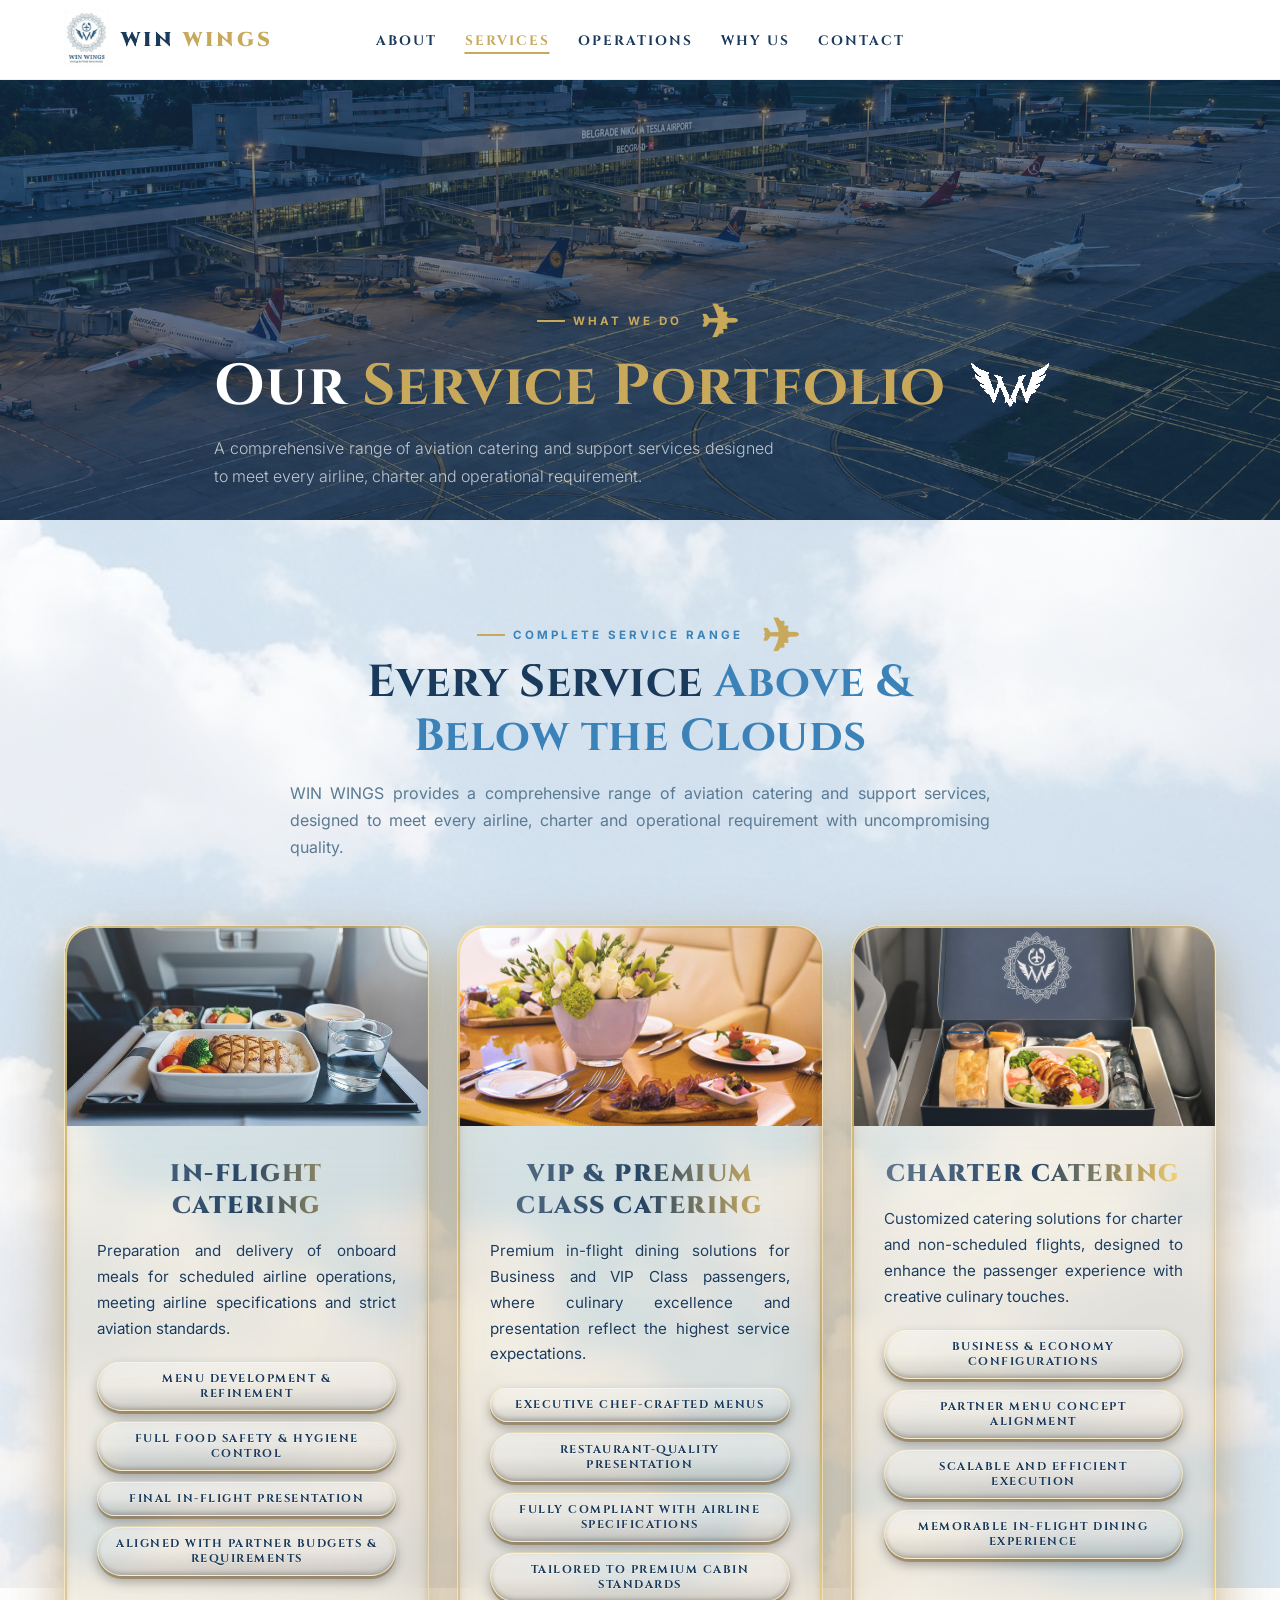
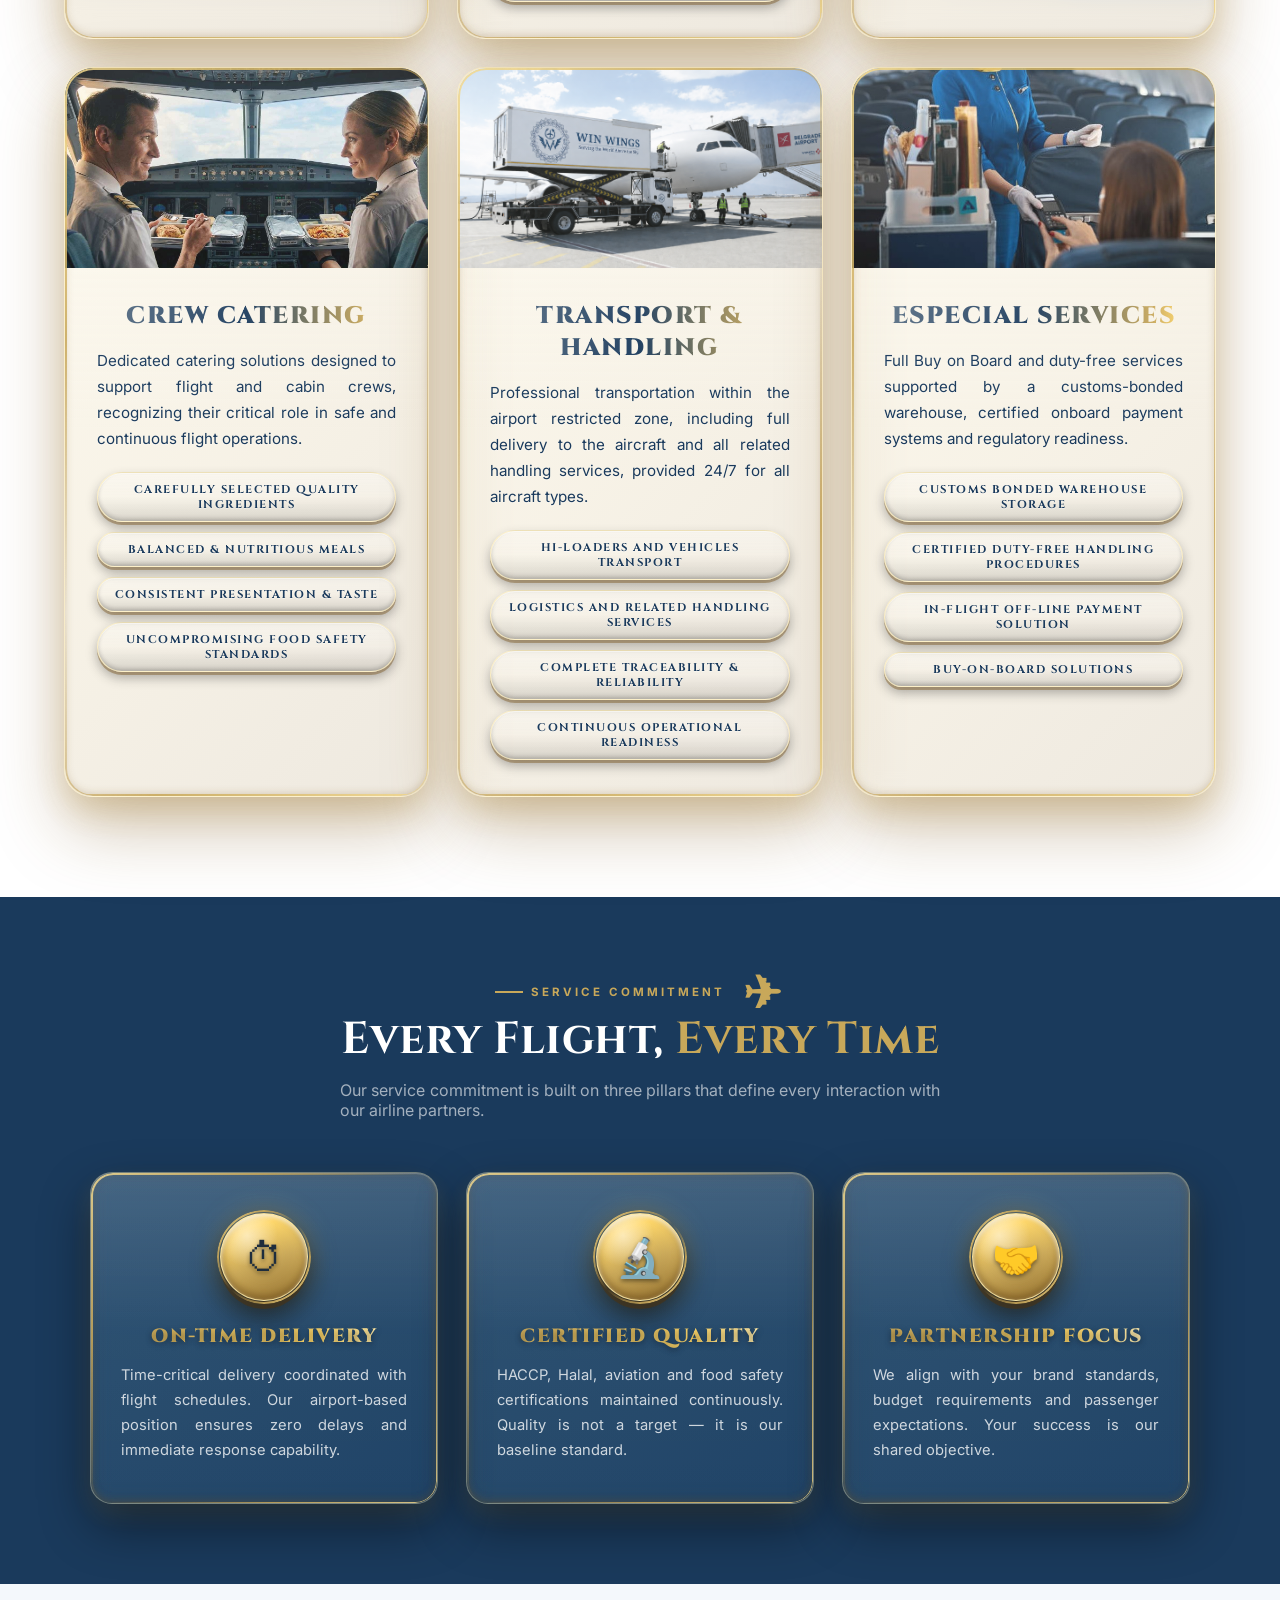
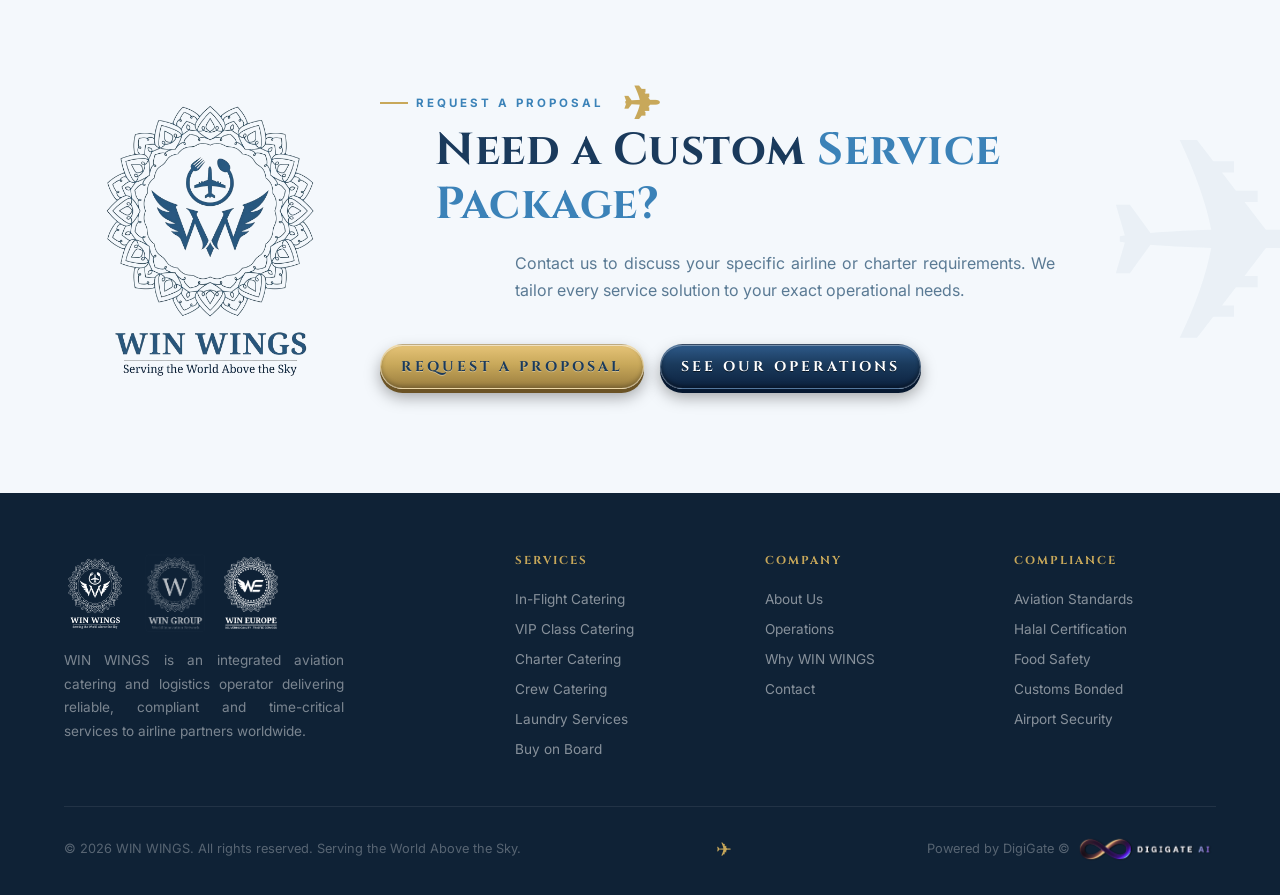
<file: services.html>
<!DOCTYPE html>
<html lang="en">
<head>
  <meta charset="UTF-8" />
  <meta name="viewport" content="width=device-width, initial-scale=1.0" />
  <title>Services – WIN WINGS</title>
  <link rel="stylesheet" href="style.css?v=8" />
</head>
<body>

<!-- Hidden SVG filter: knocks out white bg → transparent, recolours logo to white -->
<svg width="0" height="0" style="position:absolute;overflow:hidden" aria-hidden="true">
  <defs>
    <filter id="ww-knockout" color-interpolation-filters="sRGB" x="0%" y="0%" width="100%" height="100%">
      <feColorMatrix type="matrix"
        values="0 0 0 0 1
                0 0 0 0 1
                0 0 0 0 1
               -4 -4 -4 0 11"/>
      <feComponentTransfer>
        <feFuncA type="linear" slope="3" intercept="-0.1"/>
      </feComponentTransfer>
    </filter>
  </defs>
</svg>

<!-- ═══════════════ NAV ═══════════════ -->
<nav id="navbar">
  <div class="nav-logo">
    <a href="index.html"><img src="WW-Logo (3).jpg" alt="WIN WINGS Logo" /></a>
    <a href="index.html" class="nav-brand">WIN <span>WINGS</span></a>
  </div>
  <ul class="nav-links">
    <li><a href="about.html">About</a></li>
    <li><a href="services.html">Services</a></li>
    <li><a href="operations.html">Operations</a></li>
    <li><a href="why-us.html">Why Us</a></li>
    <li><a href="contact.html">Contact</a></li>
  </ul>
  <div class="hamburger" onclick="toggleMenu(this)"><span></span><span></span><span></span></div>
</nav>

<!-- ═══════════════ PAGE HEADER ═══════════════ -->
<div class="page-header">
  <div class="page-header-bg"></div>
<div class="page-header-content">
    <div class="section-tag">What We Do <span class="section-tag-plane">✈︎</span></div>
    <h1>Our <span>Service Portfolio</span> <img class="hero-wings header-wings" src="Wings-Logo.jpg" alt="WIN WINGS wings" /></h1>
    <p>A comprehensive range of aviation catering and support services designed to meet every airline, charter and operational requirement.</p>
  </div>
</div>

<!-- ═══════════════ SERVICES ═══════════════ -->
<section class="services" id="services">
  <div class="services-header fade-up">
    <div class="section-tag">Complete Service Range <span class="section-tag-plane">✈︎</span></div>
    <h2>Every Service <span>Above & Below the Clouds</span></h2>
    <p>WIN WINGS provides a comprehensive range of aviation catering and support services, designed to meet every airline, charter and operational requirement with uncompromising quality.</p>
  </div>
  <div class="services-grid">

    <div class="service-card service-card-luxe fade-up">
      <div class="service-card-img" style="background-image: url('inflight-tray.jpg.jpg');"></div>
      <div class="service-card-body">
        <h3>In-Flight Catering</h3>
        <p>Preparation and delivery of onboard meals for scheduled airline operations, meeting airline specifications and strict aviation standards.</p>
        <ul>
          <li>Menu development & refinement</li>
          <li>Full food safety & hygiene control</li>
          <li>Final in-flight presentation</li>
          <li>Aligned with partner budgets & requirements</li>
        </ul>
      </div>
    </div>

    <div class="service-card service-card-luxe fade-up">
      <div class="service-card-img" style="background-image: url('vip-cabin-dining.jpg');"></div>
      <div class="service-card-body">
        <h3>VIP & Premium Class Catering</h3>
        <p>Premium in-flight dining solutions for Business and VIP Class passengers, where culinary excellence and presentation reflect the highest service expectations.</p>
        <ul>
          <li>Executive chef-crafted menus</li>
          <li>Restaurant-quality presentation</li>
          <li>Fully compliant with airline specifications</li>
          <li>Tailored to premium cabin standards</li>
        </ul>
      </div>
    </div>

    <div class="service-card service-card-luxe fade-up">
      <div class="service-card-img" style="background-image: url('Charter.png');"></div>
      <div class="service-card-body">
        <h3>Charter Catering</h3>
        <p>Customized catering solutions for charter and non-scheduled flights, designed to enhance the passenger experience with creative culinary touches.</p>
        <ul>
          <li>Business & Economy configurations</li>
          <li>Partner menu concept alignment</li>
          <li>Scalable and efficient execution</li>
          <li>Memorable in-flight dining experience</li>
        </ul>
      </div>
    </div>

    <div class="service-card service-card-luxe fade-up">
      <div class="service-card-img" style="background-image: url('pilot-meal.jpeg');"></div>
      <div class="service-card-body">
        <h3>Crew Catering</h3>
        <p>Dedicated catering solutions designed to support flight and cabin crews, recognizing their critical role in safe and continuous flight operations.</p>
        <ul>
          <li>Carefully selected quality ingredients</li>
          <li>Balanced & nutritious meals</li>
          <li>Consistent presentation & taste</li>
          <li>Uncompromising food safety standards</li>
        </ul>
      </div>
    </div>

    <div class="service-card service-card-luxe fade-up">
      <div class="service-card-img" style="background-image: url('Hi-loader.png'); background-size: cover; background-position: center;"></div>
      <div class="service-card-body">
        <h3>Transport & Handling</h3>
        <p>Professional transportation within the airport restricted zone, including full delivery to the aircraft and all related handling services, provided 24/7 for all aircraft types.</p>
        <ul>
          <li>Hi-Loaders and Vehicles Transport</li>
          <li>Logistics and related Handling Services</li>
          <li>Complete traceability & reliability</li>
          <li>Continuous operational readiness</li>
        </ul>
      </div>
    </div>

    <div class="service-card service-card-luxe fade-up">
      <div class="service-card-img" style="background-image: url('BOB2.jpg'); background-size: cover; background-position: center;"></div>
      <div class="service-card-body">
        <h3>Especial Services</h3>
        <p>Full Buy on Board and duty-free services supported by a customs-bonded warehouse, certified onboard payment systems and regulatory readiness.</p>
        <ul>
          <li>Customs bonded warehouse storage</li>
          <li>Certified duty-free handling procedures</li>
          <li>In-Flight Off-Line Payment Solution</li>
          <li>Buy-on-Board Solutions</li>
        </ul>
      </div>
    </div>

  </div>
</section>

<!-- ═══════════════ SERVICE HIGHLIGHTS ═══════════════ -->
<section style="background: var(--navy); padding: 80px 5%;">
  <div style="max-width: 1100px; margin: 0 auto; text-align: center;">
    <div class="fade-up">
      <div class="section-tag" style="color: var(--gold); justify-content: center;">Service Commitment <span class="section-tag-plane">✈︎</span></div>
      <h2 style="color: var(--white);">Every Flight, <span style="color: var(--gold);">Every Time</span></h2>
      <p style="color: rgba(255,255,255,.6); margin-top: 14px; max-width: 600px; margin-left: auto; margin-right: auto;">Our service commitment is built on three pillars that define every interaction with our airline partners.</p>
    </div>
    <div class="commitment-grid">
      <div class="commitment-card fade-up">
        <div class="commitment-icon">⏱</div>
        <h3>On-Time Delivery</h3>
        <p>Time-critical delivery coordinated with flight schedules. Our airport-based position ensures zero delays and immediate response capability.</p>
      </div>
      <div class="commitment-card fade-up">
        <div class="commitment-icon">🔬</div>
        <h3>Certified Quality</h3>
        <p>HACCP, Halal, aviation and food safety certifications maintained continuously. Quality is not a target — it is our baseline standard.</p>
      </div>
      <div class="commitment-card fade-up">
        <div class="commitment-icon">🤝</div>
        <h3>Partnership Focus</h3>
        <p>We align with your brand standards, budget requirements and passenger expectations. Your success is our shared objective.</p>
      </div>
    </div>
  </div>
</section>

<!-- ═══════════════ CTA ═══════════════ -->
<section class="cta-banner">
  <div class="fade-up" style="display: flex; align-items: center; gap: 50px; max-width: 1100px; margin: 0 auto; flex-wrap: wrap; justify-content: center;">
    <img class="cta-logo-spin" src="WW-Logo-transparent.png" alt="WIN WINGS" style="width: 240px; max-width: 30vw; height: auto; flex-shrink: 0;" />
    <div style="flex: 1; min-width: 280px; text-align: left;">
      <div class="section-tag">Request a Proposal <span class="section-tag-plane">✈︎</span></div>
      <h2>Need a Custom <span>Service Package?</span></h2>
      <p>Contact us to discuss your specific airline or charter requirements. We tailor every service solution to your exact operational needs.</p>
      <div class="cta-actions" style="justify-content: flex-start;">
        <a href="contact.html" class="btn-primary">Request a Proposal</a>
        <a href="operations.html" class="btn-navy">See Our Operations</a>
      </div>
    </div>
  </div>
</section>

<!-- ═══════════════ FOOTER ═══════════════ -->
<footer>
  <div class="footer-inner">
    <div class="footer-grid">
      <div class="footer-brand">
        <div class="footer-logos">
          <img class="ww-logo-white" src="WW-Logo-transparent.png" alt="WIN WINGS" />
          <img src="WIN-GROUP-Logo-white.png" alt="WIN GROUP" />
          <img class="ww-logo-white" src="WIN-EUROPE-Logo-transparent.png" alt="WIN EUROPE" />
        </div>
        <p>WIN WINGS is an integrated aviation catering and logistics operator delivering reliable, compliant and time-critical services to airline partners worldwide.</p>
      </div>
      <div class="footer-col">
        <h5>Services</h5>
        <ul>
          <li><a href="services.html">In-Flight Catering</a></li>
          <li><a href="services.html">VIP Class Catering</a></li>
          <li><a href="services.html">Charter Catering</a></li>
          <li><a href="services.html">Crew Catering</a></li>
          <li><a href="services.html">Laundry Services</a></li>
          <li><a href="services.html">Buy on Board</a></li>
        </ul>
      </div>
      <div class="footer-col">
        <h5>Company</h5>
        <ul>
          <li><a href="about.html">About Us</a></li>
          <li><a href="operations.html">Operations</a></li>
          <li><a href="why-us.html">Why WIN WINGS</a></li>
          <li><a href="contact.html">Contact</a></li>
        </ul>
      </div>
      <div class="footer-col">
        <h5>Compliance</h5>
        <ul>
          <li><a href="about.html">Aviation Standards</a></li>
          <li><a href="about.html">Halal Certification</a></li>
          <li><a href="about.html">Food Safety</a></li>
          <li><a href="about.html">Customs Bonded</a></li>
          <li><a href="about.html">Airport Security</a></li>
        </ul>
      </div>
    </div>
    <div class="footer-bottom">
      <p>© 2026 WIN WINGS. All rights reserved. Serving the World Above the Sky.</p>
      <span class="footer-plane">✈︎</span>
      <p class="footer-powered">Powered by DigiGate © <img src="DigiGate_AI_Logo-removebg-preview.png" alt="DigiGate AI" class="footer-digigate-logo"></p>
    </div>
  </div>
</footer>

<script>
  const nav = document.getElementById('navbar');
  window.addEventListener('scroll', () => { nav.classList.toggle('scrolled', window.scrollY > 50); });
  function toggleMenu(el) { el.classList.toggle('open'); }
  const observer = new IntersectionObserver((entries) => {
    entries.forEach(e => { if (e.isIntersecting) { e.target.classList.add('visible'); observer.unobserve(e.target); } });
  }, { threshold: 0.12 });
  document.querySelectorAll('.fade-up, .fade-left, .fade-right').forEach((el, i) => {
    el.style.transitionDelay = `${(i % 4) * 0.1}s`; observer.observe(el);
  });
  const page = window.location.pathname.split('/').pop() || 'index.html';
  document.querySelectorAll('.nav-links a').forEach(a => { if (a.getAttribute('href') === page) a.classList.add('active'); });
</script>
</body>
</html>
</file>
<file: style.css>
/* ═══════════════════════════════════════════════════
   WIN WINGS – Shared Stylesheet
   Font: Cinzel (headings/brand) + Inter (body/UI)
   ═══════════════════════════════════════════════════ */
@import url('https://fonts.googleapis.com/css2?family=Cinzel:wght@400;600;700;900&family=Cinzel+Decorative:wght@700&family=Inter:wght@300;400;500;600;700&family=Playfair+Display:ital,wght@0,700;0,800;0,900;1,700&display=swap');

/* ── Variables ── */
:root {
  --navy:      #1a3a5c;
  --blue:      #2a5f8f;
  --sky:       #3b82b8;
  --light-sky: #d6e8f5;
  --gold:      #c8a85a;
  --white:     #ffffff;
  --off-white: #f4f8fc;
  --text:      #1e2d3d;
  --text-muted:#5a7a94;
  --grad: linear-gradient(135deg, #1a3a5c 0%, #2a5f8f 50%, #3b82b8 100%);
}

/* ── Reset ── */
*, *::before, *::after { box-sizing: border-box; margin: 0; padding: 0; }
html { scroll-behavior: smooth; }
body { font-family: 'Inter', sans-serif; color: var(--text); background: var(--white); overflow-x: hidden; }
p { text-align: justify; }
a { text-decoration: none; color: inherit; }
img { max-width: 100%; }

/* ── NAV ── */
nav {
  position: fixed; top: 0; left: 0; right: 0; z-index: 1000;
  display: flex; align-items: center; justify-content: space-between;
  padding: 0 5%; height: 80px;
  background: #ffffff;
  box-shadow: 0 2px 20px rgba(26,58,92,0.10);
  border-bottom: 1px solid rgba(26,58,92,0.08);
  transition: all .3s;
}
nav.scrolled { height: 68px; box-shadow: 0 4px 24px rgba(26,58,92,0.14); }
.nav-logo { display: flex; align-items: center; gap: 12px; }
.nav-logo img { height: 58px; width: auto; object-fit: contain; }
.nav-brand {
  color: var(--navy);
  font-family: 'Cinzel', serif;
  font-size: 1.25rem; font-weight: 900; letter-spacing: 3px;
  text-transform: uppercase;
}
.nav-brand span { color: var(--gold); }
.nav-links { display: flex; gap: 28px; list-style: none; position: absolute; left: 50%; transform: translateX(-50%); }
.nav-links a {
  color: var(--navy);
  font-family: 'Cinzel', serif;
  font-size: .85rem; font-weight: 700; letter-spacing: 2px;
  text-transform: uppercase;
  transition: color .2s; padding-bottom: 2px;
  border-bottom: 2px solid transparent;
}
.nav-links a:hover { color: var(--gold); }
.nav-links a.active { color: var(--gold); border-bottom-color: var(--gold); }
.nav-cta {
  background: linear-gradient(180deg, #e6c478 0%, var(--gold) 45%, #9a7d3f 100%);
  color: var(--navy); padding: 9px 22px;
  border-radius: 30px; font-weight: 700; font-size: .78rem; letter-spacing: 2.5px;
  font-family: 'Cinzel', serif; text-transform: uppercase;
  display: inline-block; border: 1px solid rgba(255,255,255,.35);
  text-shadow: 0 1px 0 rgba(255,255,255,.35);
  box-shadow:
    inset 0 1px 0 rgba(255,255,255,.55),
    inset 0 -2px 4px rgba(0,0,0,.25),
    0 4px 0 #6b5325,
    0 7px 14px rgba(0,0,0,.3);
  transition: transform .12s ease, box-shadow .12s ease;
}
.nav-cta:hover {
  transform: translateY(-2px);
  box-shadow:
    inset 0 1px 0 rgba(255,255,255,.6),
    inset 0 -2px 4px rgba(0,0,0,.22),
    0 6px 0 #6b5325,
    0 10px 20px rgba(0,0,0,.35);
}
.nav-cta:active {
  transform: translateY(3px);
  box-shadow:
    inset 0 1px 0 rgba(255,255,255,.35),
    inset 0 -2px 4px rgba(0,0,0,.3),
    0 1px 0 #6b5325,
    0 3px 8px rgba(0,0,0,.25);
}
.hamburger { display: none; flex-direction: column; gap: 5px; cursor: pointer; }
.hamburger span { display: block; width: 24px; height: 2px; background: var(--navy); border-radius: 2px; transition: .3s; }

/* ── PAGE HEADER (sub-pages) ── */
.page-header {
  position: relative; padding: 140px 5% 30px;
  background: var(--grad); overflow: hidden;
  min-height: 520px; display: flex;
  align-items: flex-end; justify-content: center;
  text-align: center;
}
.page-header-bg {
  position: absolute; inset: 0;
  background:
    linear-gradient(180deg, rgba(26,58,92,.55) 0%, rgba(26,58,92,.65) 100%),
    url('BIA.png') center/cover no-repeat;
}
.page-header-plane {
  position: absolute; right: -80px; top: 50%;
  transform: translateY(-60%);
  opacity: .13;
}
.page-header-plane svg { width: 380px; }
.page-header-content { position: relative; z-index: 2; }
.page-header-content .section-tag { color: var(--gold); }
.page-header-content .section-tag::before { background: var(--gold); }
.page-header-content h1 {
  font-family: 'Cinzel', serif;
  font-size: clamp(2rem, 4.5vw, 3.6rem);
  font-weight: 700; line-height: 1.15;
  color: var(--white); margin-top: 12px; letter-spacing: 1px;
}
.page-header-content h1 span { color: var(--gold); }
.page-header-content p {
  color: rgba(255,255,255,.7); margin-top: 14px;
  font-size: 1rem; max-width: 560px; line-height: 1.75;
  font-weight: 300; text-align: justify;
}

/* ── SECTION SHARED ── */
section { padding: 100px 5%; }
.section-tag {
  display: inline-flex; align-items: center; gap: 8px;
  color: var(--sky); font-size: .72rem; font-weight: 700;
  letter-spacing: 3px; text-transform: uppercase;
  margin-bottom: 14px; font-family: 'Inter', sans-serif;
}
.section-tag::before { content: ''; display: block; width: 28px; height: 2px; background: var(--gold); }
h2 {
  font-family: 'Cinzel', serif;
  font-size: clamp(1.7rem, 3.5vw, 2.8rem); font-weight: 700;
  color: var(--navy); line-height: 1.2; letter-spacing: .5px;
}
h2 span { color: var(--sky); }
.cta-logo-spin { /* transparent PNG, no blend needed */ }
.ww-logo-white { filter: brightness(0) invert(1); }
.luxe-h2 {
  font-weight: 900; letter-spacing: 1.5px; text-transform: uppercase;
  color: #1a3a5c;
  text-shadow:
    0 1px 0 #ffe9a8,
    0 2px 0 #f0cf78,
    0 3px 0 #d4a94a,
    0 4px 0 #b88a30,
    0 5px 0 #8c6a2c,
    0 6px 1px rgba(120,80,20,.6),
    0 8px 14px rgba(12,34,64,.35),
    0 14px 30px rgba(201,168,90,.25);
}
.luxe-h2 span {
  color: inherit;
  background: none;
  -webkit-text-fill-color: currentColor;
  text-shadow: inherit;
  filter: none;
}
h3 { font-family: 'Cinzel', serif; }

/* ── BUTTONS ── */
.btn-primary {
  background: linear-gradient(180deg, #e6c478 0%, var(--gold) 45%, #9a7d3f 100%);
  color: var(--navy);
  padding: 12px 20px; border-radius: 30px;
  font-weight: 700; font-size: .88rem; letter-spacing: 3px;
  font-family: 'Cinzel', serif; text-transform: uppercase;
  display: inline-block; border: 1px solid rgba(255,255,255,.35);
  text-shadow: 0 1px 0 rgba(255,255,255,.35);
  box-shadow:
    inset 0 1px 0 rgba(255,255,255,.55),
    inset 0 -2px 4px rgba(0,0,0,.25),
    0 4px 0 #6b5325,
    0 8px 16px rgba(0,0,0,.35);
  transition: transform .12s ease, box-shadow .12s ease;
}
.btn-primary:hover {
  transform: translateY(-2px);
  box-shadow:
    inset 0 1px 0 rgba(255,255,255,.6),
    inset 0 -2px 4px rgba(0,0,0,.22),
    0 6px 0 #6b5325,
    0 12px 22px rgba(0,0,0,.4);
}
.btn-primary:active {
  transform: translateY(3px);
  box-shadow:
    inset 0 1px 0 rgba(255,255,255,.35),
    inset 0 -2px 4px rgba(0,0,0,.3),
    0 1px 0 #6b5325,
    0 3px 6px rgba(0,0,0,.3);
}
.btn-outline {
  background: linear-gradient(180deg, rgba(255,255,255,.15) 0%, rgba(255,255,255,.04) 100%);
  border: 2px solid rgba(255,255,255,.55); color: var(--white);
  padding: 12px 20px; border-radius: 30px;
  font-weight: 600; font-size: .88rem; letter-spacing: 3px;
  font-family: 'Cinzel', serif; text-transform: uppercase;
  display: inline-block;
  text-shadow: 0 1px 2px rgba(0,0,0,.55);
  box-shadow:
    inset 0 1px 0 rgba(255,255,255,.35),
    inset 0 -2px 4px rgba(0,0,0,.2),
    0 4px 0 rgba(0,0,0,.35),
    0 8px 16px rgba(0,0,0,.35);
  transition: transform .12s ease, box-shadow .12s ease, border-color .2s, background .2s;
}
.btn-outline:hover {
  transform: translateY(-2px);
  border-color: var(--white);
  background: linear-gradient(180deg, rgba(255,255,255,.22) 0%, rgba(255,255,255,.08) 100%);
  box-shadow:
    inset 0 1px 0 rgba(255,255,255,.4),
    inset 0 -2px 4px rgba(0,0,0,.18),
    0 6px 0 rgba(0,0,0,.35),
    0 12px 22px rgba(0,0,0,.4);
}
.btn-outline:active {
  transform: translateY(3px);
  box-shadow:
    inset 0 1px 0 rgba(255,255,255,.25),
    inset 0 -2px 4px rgba(0,0,0,.22),
    0 1px 0 rgba(0,0,0,.35),
    0 3px 6px rgba(0,0,0,.3);
}
.btn-outline:hover { border-color: var(--white); background: rgba(255,255,255,.08); }
.btn-navy {
  background: linear-gradient(180deg, #2e5a8a 0%, var(--navy) 45%, #0c2240 100%);
  color: var(--white);
  padding: 12px 20px; border-radius: 30px;
  font-weight: 700; font-size: .88rem; letter-spacing: 3px;
  font-family: 'Cinzel', serif; text-transform: uppercase;
  display: inline-block; border: 1px solid rgba(255,255,255,.18);
  text-shadow: 0 1px 0 rgba(0,0,0,.55);
  box-shadow:
    inset 0 1px 0 rgba(255,255,255,.35),
    inset 0 -2px 4px rgba(0,0,0,.4),
    0 4px 0 #061830,
    0 8px 16px rgba(0,0,0,.35);
  transition: transform .12s ease, box-shadow .12s ease;
}
.btn-navy:hover {
  transform: translateY(-2px);
  box-shadow:
    inset 0 1px 0 rgba(255,255,255,.4),
    inset 0 -2px 4px rgba(0,0,0,.35),
    0 6px 0 #061830,
    0 12px 22px rgba(0,0,0,.4);
}
.btn-navy:active {
  transform: translateY(3px);
  box-shadow:
    inset 0 1px 0 rgba(255,255,255,.25),
    inset 0 -2px 4px rgba(0,0,0,.45),
    0 1px 0 #061830,
    0 3px 6px rgba(0,0,0,.3);
}

/* ── ABOUT ── */
.about {
  background:
    linear-gradient(rgba(255,255,255,.78), rgba(255,255,255,.78)),
    url('sky-clouds-bg.jpg') center/cover no-repeat fixed;
  padding: 40px 5%;
}
.about-inner {
  display: grid; grid-template-columns: 1fr 1fr; gap: 80px; align-items: center;
  max-width: 1200px; margin: 0 auto;
}
.about-text p { color: var(--navy); line-height: 1.85; margin-top: 20px; font-size: .95rem; text-align: justify; }
.about-text h2 { text-shadow: none; }
.about-text h2 span { filter: none; }
.about-features { margin-top: 36px; display: flex; flex-direction: column; gap: 16px; }
.feature-item { display: flex; gap: 14px; align-items: flex-start; }
.feature-icon {
  flex-shrink: 0; width: 48px; height: 48px;
  background:
    radial-gradient(circle at 30% 25%, rgba(255,255,255,.55) 0%, rgba(255,255,255,0) 45%),
    linear-gradient(145deg, #ffe39a 0%, #d4ab55 55%, #8c6a2c 100%);
  border-radius: 14px;
  display: flex; align-items: center; justify-content: center;
  color: #ffffff;
  position: relative;
  border: 1px solid rgba(255,236,170,.7);
  box-shadow:
    inset 0 1px 0 rgba(255,255,255,.55),
    inset 0 -2px 6px rgba(120,80,20,.55),
    0 6px 14px rgba(120,80,20,.4),
    0 0 0 1px rgba(255,216,107,.35);
}
.feature-icon::after {
  content: ""; position: absolute; inset: 0; border-radius: inherit;
  background: linear-gradient(135deg, rgba(255,236,170,.55), rgba(201,168,90,.15) 45%, rgba(140,106,44,.5));
  -webkit-mask: linear-gradient(#000 0 0) content-box, linear-gradient(#000 0 0);
  -webkit-mask-composite: xor; mask-composite: exclude;
  padding: 1px; pointer-events: none;
}
.feature-icon svg {
  width: 24px; height: 24px;
  filter: drop-shadow(0 1px 0 rgba(140,106,44,.6)) drop-shadow(0 0 6px rgba(255,216,107,.45));
}
.feature-icon.icon-plane svg { animation: feature-fly 3.4s ease-in-out infinite; }
.feature-icon.icon-shield   { animation: feature-pulse 2.6s ease-in-out infinite; }
.feature-icon.icon-cycle svg { animation: feature-spin 6s linear infinite; }
.feature-icon.icon-globe svg { animation: feature-globe 8s linear infinite; transform-origin: center; }

@keyframes feature-fly {
  0%, 100% { transform: translate(0,0) rotate(0deg); }
  50%      { transform: translate(2px,-2px) rotate(-6deg); }
}
@keyframes feature-pulse {
  0%, 100% { box-shadow:
    inset 0 1px 0 rgba(255,255,255,.55),
    inset 0 -2px 6px rgba(120,80,20,.55),
    0 6px 14px rgba(120,80,20,.4),
    0 0 0 1px rgba(255,216,107,.35); }
  50% { box-shadow:
    inset 0 1px 0 rgba(255,255,255,.65),
    inset 0 -2px 6px rgba(120,80,20,.55),
    0 6px 18px rgba(120,80,20,.5),
    0 0 18px rgba(255,216,107,.85); }
}
@keyframes feature-spin {
  to { transform: rotate(360deg); }
}
@keyframes feature-globe {
  0%   { transform: scaleX(1); }
  50%  { transform: scaleX(-1); }
  100% { transform: scaleX(1); }
}
.feature-item h4 {
  font-size: 1.2rem; font-weight: 900; font-family: 'Cinzel', serif; letter-spacing: .5px;
  text-transform: uppercase;
  background: linear-gradient(
    90deg,
    rgba(26,58,92,.7)  0%,
    rgba(26,58,92,1)   25%,
    #c9a85a            45%,
    #ffd86b            50%,
    #c9a85a            55%,
    rgba(26,58,92,1)   75%,
    rgba(26,58,92,.7)  100%
  );
  background-size: 200% auto;
  -webkit-background-clip: text; background-clip: text;
  -webkit-text-fill-color: transparent; color: transparent;
  animation: slogan-shimmer 6s linear infinite, slogan-pulse 3.6s ease-in-out infinite;
}
.feature-item p  { font-size: .85rem; color: var(--navy); margin-top: 4px; }
.about-visual { position: relative; }
.about-card {
  background:
    linear-gradient(135deg, rgba(245,220,145,.15) 0%, rgba(201,168,90,.15) 50%, rgba(140,106,44,.15) 100%);
  backdrop-filter: blur(14px) saturate(140%);
  -webkit-backdrop-filter: blur(14px) saturate(140%);
  border-radius: 28px;
  padding: 52px 44px; color: var(--white); text-align: center;
  position: relative; overflow: hidden;
  border: 1px solid rgba(255,235,170,.45);
  box-shadow:
    inset 0 1px 0 rgba(255,255,255,.45),
    inset 0 -2px 8px rgba(120,80,20,.25),
    0 30px 70px rgba(120,80,20,.35),
    0 14px 30px rgba(201,168,90,.30);
}
/* Top sheen */
.about-card::before {
  content: ''; position: absolute; left: 0; right: 0; top: 0;
  height: 50%;
  background: linear-gradient(180deg, rgba(255,255,255,.18) 0%, rgba(255,255,255,0) 100%);
  pointer-events: none;
}
/* Gold gradient luxury border */
.about-card::after {
  content: ''; position: absolute; inset: 0;
  border-radius: 28px; padding: 1.5px;
  background: linear-gradient(135deg, #f5dc91 0%, #c9a85a 25%, transparent 50%, #c9a85a 75%, #f5dc91 100%);
  -webkit-mask:
    linear-gradient(#000 0 0) content-box,
    linear-gradient(#000 0 0);
  -webkit-mask-composite: xor;
          mask-composite: exclude;
  pointer-events: none; opacity: .85;
}
.about-card-plane {
  font-size: 5rem; margin-bottom: 20px; display: block;
  color: var(--gold);
  filter: drop-shadow(0 4px 8px rgba(0,0,0,.35)) drop-shadow(0 0 14px rgba(255,216,107,.4));
  animation: hover-plane 3s ease-in-out infinite;
}
@keyframes hover-plane { 0%,100% { transform: translateY(0) rotate(-5deg); } 50% { transform: translateY(-12px) rotate(-2deg); } }
.about-card h3 {
  font-family: 'Cinzel', serif; font-size: 2rem; font-weight: 900;
  position: relative; letter-spacing: 2px; line-height: 1.2;
  text-transform: uppercase;
  background: linear-gradient(
    90deg,
    rgba(26,58,92,.7)  0%,
    rgba(26,58,92,1)   25%,
    #c9a85a            45%,
    #ffd86b            50%,
    #c9a85a            55%,
    rgba(26,58,92,1)   75%,
    rgba(26,58,92,.7)  100%
  );
  background-size: 200% auto;
  -webkit-background-clip: text;
          background-clip: text;
  -webkit-text-fill-color: transparent;
  color: transparent;
  animation: slogan-shimmer 6s linear infinite,
             slogan-pulse  3.6s ease-in-out infinite;
}
.about-card p  {
  color: var(--navy); margin-top: 16px;
  font-family: 'Inter', sans-serif;
  font-size: .95rem; font-weight: 400; letter-spacing: normal;
  text-transform: none; line-height: 1.7;
  position: relative;
  text-shadow: 0 1px 1px rgba(255,255,255,.4);
}
.about-badges { margin-top: 28px; display: flex; flex-wrap: wrap; gap: 10px; justify-content: center; position: relative; }
.badge {
  background: linear-gradient(180deg, rgba(255,255,255,.32) 0%, rgba(255,255,255,.10) 50%, rgba(0,0,0,.12) 100%);
  border: 1px solid rgba(255,235,170,.55);
  color: var(--navy);
  padding: 9px 18px; border-radius: 26px;
  font-family: 'Cinzel', serif;
  font-size: .72rem; font-weight: 700; letter-spacing: 2px;
  text-transform: uppercase;
  text-shadow: 0 1px 1px rgba(255,255,255,.45);
  box-shadow:
    inset 0 1px 0 rgba(255,255,255,.55),
    inset 0 -2px 4px rgba(0,0,0,.20),
    0 3px 0 rgba(120,80,20,.40),
    0 6px 12px rgba(0,0,0,.30);
  transition: transform .12s ease, box-shadow .12s ease;
}
.badge:hover {
  transform: translateY(-2px);
  box-shadow:
    inset 0 1px 0 rgba(255,255,255,.65),
    inset 0 -2px 4px rgba(0,0,0,.18),
    0 5px 0 rgba(120,80,20,.45),
    0 10px 18px rgba(0,0,0,.35);
}

/* ── SERVICES ── */
.services {
  background:
    linear-gradient(rgba(255,255,255,.78), rgba(255,255,255,.78)),
    url('sky-clouds-bg.jpg') center/cover no-repeat fixed;
}
.services-header { text-align: center; max-width: 700px; margin: 0 auto 64px; }
.services-header p { color: var(--text-muted); margin-top: 16px; line-height: 1.7; }
.services-grid {
  display: grid;
  grid-template-columns: repeat(auto-fit, minmax(320px, 1fr));
  gap: 28px; max-width: 1200px; margin: 0 auto;
}
.service-card {
  border: 1px solid #e5eef5; border-radius: 20px; overflow: hidden;
  transition: transform .3s, box-shadow .3s; cursor: default;
}
.service-card:hover { transform: translateY(-6px); box-shadow: 0 20px 50px rgba(26,58,92,.12); }
.service-card-top {
  background: var(--grad); padding: 32px 28px 24px;
  position: relative; overflow: hidden;
}
.service-card-top::after {
  content: ''; position: absolute; bottom: -30px; right: -30px;
  width: 120px; height: 120px; border-radius: 50%;
  background: rgba(255,255,255,.06);
}
.service-icon { font-size: 2.4rem; margin-bottom: 14px; }
.service-card-top h3 { font-family: 'Cinzel', serif; font-size: 1.15rem; color: var(--white); font-weight: 700; letter-spacing: .3px; }
.service-card-img { height: 200px; background-size: cover; background-position: center; background-repeat: no-repeat; }

/* ── Luxe service card (about-card theme) ── */
.service-card-luxe {
  background:
    linear-gradient(135deg, rgba(245,220,145,.15) 0%, rgba(201,168,90,.15) 50%, rgba(140,106,44,.15) 100%);
  backdrop-filter: blur(14px) saturate(140%);
  -webkit-backdrop-filter: blur(14px) saturate(140%);
  border-radius: 28px;
  border: 1px solid rgba(255,235,170,.45);
  box-shadow:
    inset 0 1px 0 rgba(255,255,255,.45),
    inset 0 -2px 8px rgba(120,80,20,.25),
    0 30px 70px rgba(120,80,20,.35),
    0 14px 30px rgba(201,168,90,.30);
  position: relative; overflow: hidden;
}
.service-card-luxe::before {
  content: ''; position: absolute; left: 0; right: 0; top: 0; height: 50%;
  background: linear-gradient(180deg, rgba(255,255,255,.18) 0%, rgba(255,255,255,0) 100%);
  pointer-events: none; z-index: 2;
}
.service-card-luxe::after {
  content: ''; position: absolute; inset: 0;
  border-radius: 28px; padding: 1.5px;
  background: linear-gradient(135deg, #f5dc91 0%, #c9a85a 25%, transparent 50%, #c9a85a 75%, #f5dc91 100%);
  -webkit-mask: linear-gradient(#000 0 0) content-box, linear-gradient(#000 0 0);
  -webkit-mask-composite: xor; mask-composite: exclude;
  pointer-events: none; opacity: .85; z-index: 3;
}
.service-card-luxe .service-card-img { border-radius: 28px 28px 0 0; }
.service-card-luxe .service-card-body { background: transparent; padding: 32px 32px 36px; text-align: center; }
.service-card-luxe .service-card-body h3 {
  font-family: 'Cinzel', serif; font-weight: 900;
  font-size: 1.5rem; letter-spacing: 1.5px; text-transform: uppercase;
  background: linear-gradient(90deg,
    rgba(26,58,92,.7) 0%, rgba(26,58,92,1) 25%, #c9a85a 45%,
    #ffd86b 50%, #c9a85a 55%, rgba(26,58,92,1) 75%, rgba(26,58,92,.7) 100%);
  background-size: 200% auto;
  -webkit-background-clip: text; background-clip: text;
  -webkit-text-fill-color: transparent; color: transparent;
  animation: slogan-shimmer 6s linear infinite, slogan-pulse 3.6s ease-in-out infinite;
  margin-bottom: 16px;
}
.service-card-luxe .service-card-body p {
  color: var(--navy); font-family: 'Inter', sans-serif;
  font-size: .95rem; line-height: 1.7; text-shadow: 0 1px 1px rgba(255,255,255,.4);
  text-align: justify;
}
.service-card-luxe .service-card-body ul { list-style: none; padding: 0; margin-top: 20px; display: flex; flex-wrap: wrap; gap: 10px; justify-content: center; }
.service-card-luxe .service-card-body li {
  display: inline-block;
  background: linear-gradient(180deg, rgba(255,255,255,.32) 0%, rgba(255,255,255,.10) 50%, rgba(0,0,0,.12) 100%);
  border: 1px solid rgba(255,235,170,.55);
  color: var(--navy);
  padding: 9px 16px; border-radius: 26px;
  font-family: 'Cinzel', serif; font-size: .7rem; font-weight: 700; letter-spacing: 1.5px;
  text-transform: uppercase;
  text-shadow: 0 1px 1px rgba(255,255,255,.45);
  box-shadow:
    inset 0 1px 0 rgba(255,255,255,.55), inset 0 -2px 4px rgba(0,0,0,.20),
    0 3px 0 rgba(120,80,20,.40), 0 6px 12px rgba(0,0,0,.30);
  transition: transform .12s ease, box-shadow .12s ease;
}
.service-card-luxe .service-card-body li::before { content: none; }
.service-card-luxe .service-card-body li:hover {
  transform: translateY(-2px);
  box-shadow:
    inset 0 1px 0 rgba(255,255,255,.65), inset 0 -2px 4px rgba(0,0,0,.18),
    0 5px 0 rgba(120,80,20,.45), 0 10px 18px rgba(0,0,0,.35);
}

/* ── Service Commitment pillars (luxury gold 3D on navy) ── */
.commitment-grid {
  display: grid;
  grid-template-columns: repeat(auto-fit, minmax(260px, 1fr));
  gap: 28px; margin-top: 52px;
}
.commitment-card {
  position: relative; overflow: hidden;
  background:
    linear-gradient(135deg, rgba(245,220,145,.10) 0%, rgba(201,168,90,.10) 50%, rgba(140,106,44,.10) 100%),
    linear-gradient(180deg, rgba(255,255,255,.05), rgba(255,255,255,.02));
  backdrop-filter: blur(10px) saturate(140%);
  -webkit-backdrop-filter: blur(10px) saturate(140%);
  border-radius: 22px;
  padding: 40px 30px; text-align: center;
  border: 1px solid rgba(255,235,170,.35);
  box-shadow:
    inset 0 1px 0 rgba(255,255,255,.18),
    inset 0 -2px 8px rgba(120,80,20,.30),
    0 22px 50px rgba(0,0,0,.45),
    0 10px 22px rgba(201,168,90,.18);
  transition: transform .25s ease, box-shadow .25s ease;
}
.commitment-card::before {
  content: ''; position: absolute; left: 0; right: 0; top: 0; height: 50%;
  background: linear-gradient(180deg, rgba(255,255,255,.10) 0%, rgba(255,255,255,0) 100%);
  pointer-events: none;
}
.commitment-card::after {
  content: ''; position: absolute; inset: 0;
  border-radius: 22px; padding: 1.5px;
  background: linear-gradient(135deg, #f5dc91 0%, #c9a85a 25%, transparent 50%, #c9a85a 75%, #f5dc91 100%);
  -webkit-mask: linear-gradient(#000 0 0) content-box, linear-gradient(#000 0 0);
  -webkit-mask-composite: xor; mask-composite: exclude;
  pointer-events: none; opacity: .85;
}
.commitment-card:hover {
  transform: translateY(-6px);
  box-shadow:
    inset 0 1px 0 rgba(255,255,255,.22),
    inset 0 -2px 8px rgba(120,80,20,.32),
    0 30px 60px rgba(0,0,0,.55),
    0 14px 28px rgba(201,168,90,.28);
}
.commitment-icon {
  width: 88px; height: 88px; margin: 0 auto 22px;
  display: flex; align-items: center; justify-content: center;
  font-size: 2.4rem; line-height: 1;
  border-radius: 50%;
  background:
    radial-gradient(circle at 30% 25%, rgba(255,255,255,.55) 0%, rgba(255,255,255,0) 35%),
    linear-gradient(160deg, #fff3c2 0%, #ffd86b 22%, #c9a85a 55%, #8c6a2c 100%);
  border: 1.5px solid rgba(255,235,170,.85);
  box-shadow:
    inset 0 2px 4px rgba(255,255,255,.7),
    inset 0 -4px 10px rgba(80,50,10,.55),
    inset 0 0 24px rgba(255,216,107,.35),
    0 8px 0 rgba(80,50,10,.5),
    0 14px 28px rgba(0,0,0,.45),
    0 0 28px rgba(255,216,107,.35);
  text-shadow: 0 2px 4px rgba(0,0,0,.45);
  filter: drop-shadow(0 4px 8px rgba(0,0,0,.35));
  animation: hover-plane 3.8s ease-in-out infinite;
  position: relative;
}
.commitment-icon::after {
  content: ''; position: absolute; inset: -4px;
  border-radius: 50%; padding: 2px;
  background: linear-gradient(135deg, #f5dc91 0%, #c9a85a 25%, transparent 50%, #c9a85a 75%, #f5dc91 100%);
  -webkit-mask: linear-gradient(#000 0 0) content-box, linear-gradient(#000 0 0);
  -webkit-mask-composite: xor; mask-composite: exclude;
  pointer-events: none; opacity: .9;
}
.commitment-card h3 {
  font-family: 'Cinzel', serif; font-weight: 900;
  font-size: 1.2rem; letter-spacing: 1.5px; text-transform: uppercase;
  margin-bottom: 14px;
  background: linear-gradient(90deg,
    #c9a85a 0%, #ffd86b 35%, #fff3c2 50%, #ffd86b 65%, #c9a85a 100%);
  background-size: 200% auto;
  -webkit-background-clip: text; background-clip: text;
  -webkit-text-fill-color: transparent; color: transparent;
  animation: slogan-shimmer 6s linear infinite;
  text-shadow: 0 2px 6px rgba(0,0,0,.4);
}
.commitment-card p {
  color: rgba(255,255,255,.78);
  font-family: 'Inter', sans-serif;
  font-size: .92rem; line-height: 1.7;
  text-align: justify;
  position: relative;
}
.service-card-body { padding: 28px 28px 28px; background: var(--white); }
.service-card-body h3 { font-family: 'Cinzel', serif; font-size: 1.25rem; color: var(--navy); font-weight: 700; letter-spacing: .3px; margin-bottom: 14px; }
.service-card-body p { color: var(--text-muted); font-size: .9rem; line-height: 1.75; }
.service-card-body ul { margin-top: 16px; padding-left: 0; list-style: none; display: flex; flex-direction: column; gap: 8px; }
.service-card-body li { display: flex; gap: 10px; align-items: flex-start; font-size: .85rem; color: var(--text); }
.service-card-body li::before { content: '✈︎'; color: var(--sky); flex-shrink: 0; font-size: .75rem; margin-top: 2px; }

/* ── OPERATIONS ── */
.operations { background: var(--navy); padding: 100px 5%; overflow: hidden; position: relative; }
.operations::before {
  content: ''; position: absolute; inset: 0;
  background: url("data:image/svg+xml,%3Csvg width='60' height='60' viewBox='0 0 60 60' xmlns='http://www.w3.org/2000/svg'%3E%3Cg fill='none' fill-rule='evenodd'%3E%3Cg fill='%23ffffff' fill-opacity='0.03'%3E%3Cpath d='M36 34v-4h-2v4h-4v2h4v4h2v-4h4v-2h-4zm0-30V0h-2v4h-4v2h4v4h2V6h4V4h-4zM6 34v-4H4v4H0v2h4v4h2v-4h4v-2H6zM6 4V0H4v4H0v2h4v4h2V6h4V4H6z'/%3E%3C/g%3E%3C/g%3E%3C/svg%3E");
}
.runway-wrap { position: relative; height: 70px; overflow: hidden; margin: 20px 0; }
.runway-line { position: absolute; top: 50%; left: 0; right: 0; height: 2px; background: rgba(255,255,255,.12); transform: translateY(-50%); }
.runway-dashes {
  position: absolute; top: 50%; left: 0; right: 0; height: 2px;
  background: repeating-linear-gradient(90deg, var(--gold) 0px, var(--gold) 30px, transparent 30px, transparent 60px);
  transform: translateY(-50%);
  animation: dashMove 4s linear infinite;
}
@keyframes dashMove { from { background-position: 0 0; } to { background-position: 60px 0; } }
.runway-plane { position: absolute; top: 50%; transform: translateY(-50%); animation: runwayFly 8s ease-in-out infinite; }
.runway-plane svg { width: 70px; }
@keyframes runwayFly { 0% { left: -80px; } 50% { left: calc(50% - 35px); } 100% { left: calc(100% + 80px); } }
.ops-header { text-align: center; max-width: 700px; margin: 0 auto 60px; }
.ops-header .section-tag { color: var(--gold); }
.ops-header .section-tag::before { background: var(--gold); }
.ops-header h2 { color: var(--white); }
.ops-header p { color: rgba(255,255,255,.6); margin-top: 16px; }
.ops-grid { display: grid; grid-template-columns: repeat(auto-fit, minmax(220px, 1fr)); gap: 24px; max-width: 1200px; margin: 0 auto; }
.op-item {
  position: relative; overflow: hidden;
  background:
    linear-gradient(135deg, rgba(245,220,145,.10) 0%, rgba(201,168,90,.10) 50%, rgba(140,106,44,.10) 100%),
    linear-gradient(180deg, rgba(255,255,255,.05), rgba(255,255,255,.02));
  backdrop-filter: blur(10px) saturate(140%);
  -webkit-backdrop-filter: blur(10px) saturate(140%);
  border-radius: 20px; padding: 32px 24px; text-align: center;
  border: 1px solid rgba(255,235,170,.32);
  box-shadow:
    inset 0 1px 0 rgba(255,255,255,.16),
    inset 0 -2px 8px rgba(120,80,20,.28),
    0 18px 40px rgba(0,0,0,.42),
    0 8px 18px rgba(201,168,90,.16);
  transition: transform .25s ease, box-shadow .25s ease;
}
.op-item::before {
  content: ''; position: absolute; left: 0; right: 0; top: 0; height: 50%;
  background: linear-gradient(180deg, rgba(255,255,255,.10) 0%, rgba(255,255,255,0) 100%);
  pointer-events: none;
}
.op-item::after {
  content: ''; position: absolute; inset: 0;
  border-radius: 20px; padding: 1.5px;
  background: linear-gradient(135deg, #f5dc91 0%, #c9a85a 25%, transparent 50%, #c9a85a 75%, #f5dc91 100%);
  -webkit-mask: linear-gradient(#000 0 0) content-box, linear-gradient(#000 0 0);
  -webkit-mask-composite: xor; mask-composite: exclude;
  pointer-events: none; opacity: .8;
}
.op-item:hover {
  transform: translateY(-6px);
  box-shadow:
    inset 0 1px 0 rgba(255,255,255,.2),
    inset 0 -2px 8px rgba(120,80,20,.3),
    0 26px 52px rgba(0,0,0,.5),
    0 12px 24px rgba(201,168,90,.26);
}
.op-icon {
  width: 70px; height: 70px; margin: 0 auto 18px;
  display: flex; align-items: center; justify-content: center;
  font-size: 1.9rem; line-height: 1; position: relative;
  border-radius: 50%;
  background:
    radial-gradient(circle at 30% 25%, rgba(255,255,255,.55) 0%, rgba(255,255,255,0) 35%),
    linear-gradient(160deg, #fff3c2 0%, #ffd86b 22%, #c9a85a 55%, #8c6a2c 100%);
  border: 1.5px solid rgba(255,235,170,.85);
  box-shadow:
    inset 0 2px 4px rgba(255,255,255,.7),
    inset 0 -4px 9px rgba(80,50,10,.55),
    inset 0 0 20px rgba(255,216,107,.35),
    0 6px 0 rgba(80,50,10,.5),
    0 12px 22px rgba(0,0,0,.45),
    0 0 22px rgba(255,216,107,.3);
  text-shadow: 0 2px 4px rgba(0,0,0,.4);
  animation: hover-plane 4s ease-in-out infinite;
}
.op-icon::after {
  content: ''; position: absolute; inset: -4px;
  border-radius: 50%; padding: 2px;
  background: linear-gradient(135deg, #f5dc91 0%, #c9a85a 25%, transparent 50%, #c9a85a 75%, #f5dc91 100%);
  -webkit-mask: linear-gradient(#000 0 0) content-box, linear-gradient(#000 0 0);
  -webkit-mask-composite: xor; mask-composite: exclude;
  pointer-events: none; opacity: .9;
}
.op-item h4 {
  font-family: 'Cinzel', serif; font-weight: 900;
  font-size: .95rem; margin-bottom: 10px; letter-spacing: 1px; text-transform: uppercase;
  background: linear-gradient(90deg, #c9a85a 0%, #ffd86b 35%, #fff3c2 50%, #ffd86b 65%, #c9a85a 100%);
  background-size: 200% auto;
  -webkit-background-clip: text; background-clip: text;
  -webkit-text-fill-color: transparent; color: transparent;
  animation: slogan-shimmer 6s linear infinite;
  text-shadow: 0 2px 6px rgba(0,0,0,.4);
  position: relative;
}
.op-item p  { color: rgba(255,255,255,.78); font-size: .85rem; line-height: 1.65; position: relative; }

/* ── World map animated background (Why section) ── */
.why { position: relative; overflow: hidden; min-height: 780px; }
.world-bg {
  position: absolute; inset: 0; z-index: 0;
  pointer-events: none; opacity: 1;
}
.why-inner { position: relative; z-index: 2; }

/* Mobile-only GIF fallback for the world map (hidden on desktop) */
.world-gif { display: none; }

/* JS-driven plane spans */
.world-plane-js {
  position: absolute;
  font-size: 15px;
  color: rgba(201,168,90,0.95);
  pointer-events: none;
  text-shadow: 0 0 8px rgba(201,168,90,0.6), 0 0 20px rgba(201,168,90,0.25);
  z-index: 3;
  will-change: left, top, transform;
}
/* Belgrade pulsing ring (JS-positioned div) */
.belgrade-hub-pulse {
  position: absolute;
  width: 56px; height: 56px;
  border-radius: 50%;
  border: 2px solid rgba(255,216,107,0.7);
  pointer-events: none;
  z-index: 3;
  transform: translate(-50%,-50%);
  animation: hub-pulse-ring 2.4s ease-out infinite;
}
@keyframes hub-pulse-ring {
  0%   { transform: translate(-50%,-50%) scale(0.55); opacity: 1; }
  100% { transform: translate(-50%,-50%) scale(2.5);  opacity: 0; }
}
.world-svg {
  position: absolute; inset: 0;
  width: 100%; height: 100%;
}
.bg-pulse-ring { transform-origin: 600px 210px; transform-box: fill-box; animation: world-ring 2.4s ease-out infinite; }
.bg-pulse-dot { transform-origin: 600px 210px; transform-box: fill-box; animation: world-dot 2.4s ease-in-out infinite; filter: drop-shadow(0 0 6px rgba(255,216,107,.9)); }
@keyframes world-ring {
  0%   { transform: scale(.6); opacity: 1; }
  100% { transform: scale(2.6); opacity: 0; }
}
@keyframes world-dot {
  0%, 100% { transform: scale(1); }
  50%      { transform: scale(1.25); }
}
.world-plane {
  position: absolute; font-size: 1.1rem; color: #ffd86b;
  filter: drop-shadow(0 0 6px rgba(255,216,107,.7));
  will-change: transform; pointer-events: none;
  text-shadow: 0 0 6px rgba(255,216,107,.5);
}
/* Belgrade hub at 50% / 35%. Cities in viewBox proportions of 1200x600. */
@keyframes wp-1 { /* Belgrade -> NYC */
  0%   { left: 50%;   top: 35%; transform: translate(-50%,-50%) rotate(-110deg); opacity: 0; }
  10%  { opacity: 1; }
  90%  { opacity: 1; }
  100% { left: 16.7%; top: 25%; transform: translate(-50%,-50%) rotate(-110deg); opacity: 0; }
}
@keyframes wp-2 { /* Beijing -> Belgrade */
  0%   { left: 78.8%; top: 37.5%; transform: translate(-50%,-50%) rotate(-105deg); opacity: 0; }
  10%  { opacity: 1; }
  90%  { opacity: 1; }
  100% { left: 50%;   top: 35%;   transform: translate(-50%,-50%) rotate(-105deg); opacity: 0; }
}
@keyframes wp-3 { /* Belgrade -> Sydney */
  0%   { left: 50%;   top: 35%;   transform: translate(-50%,-50%) rotate(50deg); opacity: 0; }
  10%  { opacity: 1; }
  90%  { opacity: 1; }
  100% { left: 85%;   top: 75.8%; transform: translate(-50%,-50%) rotate(50deg); opacity: 0; }
}
@keyframes wp-4 { /* São Paulo -> Belgrade */
  0%   { left: 25.4%; top: 68.3%; transform: translate(-50%,-50%) rotate(-30deg); opacity: 0; }
  10%  { opacity: 1; }
  90%  { opacity: 1; }
  100% { left: 50%;   top: 35%;   transform: translate(-50%,-50%) rotate(-30deg); opacity: 0; }
}
@keyframes wp-5 { /* Belgrade -> Mumbai */
  0%   { left: 50%;   top: 35%;   transform: translate(-50%,-50%) rotate(35deg); opacity: 0; }
  10%  { opacity: 1; }
  90%  { opacity: 1; }
  100% { left: 68.8%; top: 51.7%; transform: translate(-50%,-50%) rotate(35deg); opacity: 0; }
}
@keyframes wp-6 { /* Cape Town -> Belgrade */
  0%   { left: 49.2%; top: 79.2%; transform: translate(-50%,-50%) rotate(-90deg); opacity: 0; }
  10%  { opacity: 1; }
  90%  { opacity: 1; }
  100% { left: 50%;   top: 35%;   transform: translate(-50%,-50%) rotate(-90deg); opacity: 0; }
}
.wp-1 { animation: wp-1 8s linear infinite; animation-delay: 0s; }
.wp-2 { animation: wp-2 9s linear infinite; animation-delay: 1.2s; }
.wp-3 { animation: wp-3 10s linear infinite; animation-delay: 2.4s; }
.wp-4 { animation: wp-4 9s linear infinite; animation-delay: 3.6s; }
.wp-5 { animation: wp-5 7.5s linear infinite; animation-delay: 4.8s; }
.wp-6 { animation: wp-6 8.5s linear infinite; animation-delay: 6s; }

/* ── Process step h3 (gold shimmer like service-card-luxe) ── */
.process-step-h3 {
  font-family: 'Cinzel', serif; font-weight: 900;
  font-size: 1.25rem; letter-spacing: 1.2px; text-transform: uppercase;
  margin-bottom: 10px;
  background: linear-gradient(90deg,
    rgba(26,58,92,.7) 0%, rgba(26,58,92,1) 25%, #c9a85a 45%,
    #ffd86b 50%, #c9a85a 55%, rgba(26,58,92,1) 75%, rgba(26,58,92,.7) 100%);
  background-size: 200% auto;
  -webkit-background-clip: text; background-clip: text;
  -webkit-text-fill-color: transparent; color: transparent;
  animation: slogan-shimmer 6s linear infinite, slogan-pulse 3.6s ease-in-out infinite;
}

/* ── Process step numbers (3D gold, alive) ── */
.process-num {
  flex-shrink: 0; width: 56px; height: 56px;
  display: flex; align-items: center; justify-content: center;
  position: relative;
  font-family: 'Cinzel', serif; font-weight: 900; font-size: 1.5rem;
  border-radius: 50%;
  background:
    radial-gradient(circle at 30% 25%, rgba(255,255,255,.6) 0%, rgba(255,255,255,0) 35%),
    linear-gradient(160deg, #fff3c2 0%, #ffd86b 22%, #c9a85a 55%, #8c6a2c 100%);
  border: 1.5px solid rgba(255,235,170,.85);
  color: #5a3e10;
  text-shadow: 0 1px 1px rgba(255,255,255,.5);
  box-shadow:
    inset 0 2px 4px rgba(255,255,255,.7),
    inset 0 -4px 9px rgba(80,50,10,.5),
    inset 0 0 18px rgba(255,216,107,.3),
    0 6px 0 rgba(80,50,10,.45),
    0 12px 22px rgba(120,80,20,.35),
    0 0 20px rgba(255,216,107,.3);
  animation: num-pulse 2.6s ease-in-out infinite;
}
.process-num::after {
  content: ''; position: absolute; inset: -4px;
  border-radius: 50%; padding: 2px;
  background: linear-gradient(135deg, #f5dc91 0%, #c9a85a 25%, transparent 50%, #c9a85a 75%, #f5dc91 100%);
  -webkit-mask: linear-gradient(#000 0 0) content-box, linear-gradient(#000 0 0);
  -webkit-mask-composite: xor; mask-composite: exclude;
  pointer-events: none; opacity: .9;
}
@keyframes num-pulse {
  0%, 100% { transform: translateY(0) scale(1); box-shadow:
    inset 0 2px 4px rgba(255,255,255,.7), inset 0 -4px 9px rgba(80,50,10,.5),
    inset 0 0 18px rgba(255,216,107,.3), 0 6px 0 rgba(80,50,10,.45),
    0 12px 22px rgba(120,80,20,.35), 0 0 20px rgba(255,216,107,.3); }
  50% { transform: translateY(-4px) scale(1.05); box-shadow:
    inset 0 2px 4px rgba(255,255,255,.75), inset 0 -4px 9px rgba(80,50,10,.5),
    inset 0 0 18px rgba(255,216,107,.4), 0 8px 0 rgba(80,50,10,.5),
    0 18px 30px rgba(120,80,20,.42), 0 0 32px rgba(255,216,107,.55); }
}

/* ── WHY CHOOSE US ── */
.why { background: var(--off-white); }
.why-inner { max-width: 1200px; margin: 0 auto; display: grid; grid-template-columns: 1fr 1fr; gap: 80px; align-items: center; }
.why-points { display: flex; flex-direction: column; gap: 24px; margin-top: 32px; }
.why-point { display: flex; gap: 18px; }
.why-num {
  flex-shrink: 0; width: 48px; height: 48px;
  background: var(--grad); border-radius: 12px;
  display: flex; align-items: center; justify-content: center;
  font-family: 'Cinzel', serif; font-size: 1.1rem; font-weight: 900; color: var(--white);
}
.why-point h4 { font-size: .9rem; font-weight: 700; color: var(--navy); font-family: 'Cinzel', serif; letter-spacing: .3px; }
.why-point p  { font-size: .88rem; color: var(--text-muted); margin-top: 4px; line-height: 1.7; }
.why-visual { display: grid; grid-template-columns: 1fr 1fr; gap: 20px; }
.why-tile {
  background: var(--white); border-radius: 18px; padding: 28px 22px;
  text-align: center; box-shadow: 0 4px 20px rgba(26,58,92,.07);
  border: 1px solid #e5eef5; transition: transform .3s;
}
.why-tile:hover { transform: translateY(-4px); }
.why-tile:first-child { grid-column: span 2; background: var(--grad); color: var(--white); }
.why-tile .big { font-family: 'Cinzel', serif; font-size: 2.8rem; font-weight: 900; color: var(--gold); line-height: 1; }
.why-tile .lbl { font-size: .78rem; letter-spacing: 1px; text-transform: uppercase; margin-top: 6px; opacity: .75; font-family: 'Inter', sans-serif; }
.why-tile:first-child .lbl { color: rgba(255,255,255,.7); }

/* ── TESTIMONIALS ── */
.testimonials { background: #ffffff; position: relative; overflow: hidden; }
.testimonials-header { text-align: center; max-width: 600px; margin: 0 auto 56px; position: relative; z-index: 1; }
.testimonials-header p { color: var(--text-muted); margin-top: 14px; }
.testi-grid { display: grid; grid-template-columns: repeat(auto-fill, minmax(280px, 1fr)); gap: 24px; max-width: 1200px; margin: 0 auto; position: relative; z-index: 1; }

/* ── Airline logos animated background ── */
.airline-logos-bg { position: absolute; inset: 0; z-index: 0; pointer-events: none; overflow: hidden; }
.airline-logos-bg img {
  position: absolute;
  opacity: 0.28;
  height: auto;
  object-fit: contain;
  animation-timing-function: linear;
  animation-iteration-count: infinite;
  animation-direction: normal;
}
@keyframes logo-path-a {
  0%   { transform: translate(0px,    0px)   rotate(-3deg); }
  15%  { transform: translate(70px,  -50px)  rotate(6deg);  }
  30%  { transform: translate(110px,  36px)  rotate(-4deg); }
  45%  { transform: translate(40px,   90px)  rotate(7deg);  }
  60%  { transform: translate(-60px,  60px)  rotate(-5deg); }
  75%  { transform: translate(-100px,-30px)  rotate(4deg);  }
  88%  { transform: translate(-40px, -80px)  rotate(-6deg); }
  100% { transform: translate(0px,    0px)   rotate(-3deg); }
}
@keyframes logo-path-b {
  0%   { transform: translate(0px,    0px)   rotate(4deg);  }
  12%  { transform: translate(-80px,  40px)  rotate(-6deg); }
  28%  { transform: translate(-50px, 100px)  rotate(5deg);  }
  44%  { transform: translate(60px,   80px)  rotate(-7deg); }
  58%  { transform: translate(110px, -20px)  rotate(6deg);  }
  72%  { transform: translate(50px,  -90px)  rotate(-4deg); }
  86%  { transform: translate(-30px, -60px)  rotate(5deg);  }
  100% { transform: translate(0px,    0px)   rotate(4deg);  }
}
@keyframes logo-path-c {
  0%   { transform: translate(0px,    0px)   rotate(-5deg); }
  18%  { transform: translate(90px,   60px)  rotate(4deg);  }
  35%  { transform: translate(40px,  110px)  rotate(-6deg); }
  50%  { transform: translate(-70px,  70px)  rotate(7deg);  }
  65%  { transform: translate(-110px,-10px)  rotate(-4deg); }
  80%  { transform: translate(-30px,-100px)  rotate(5deg);  }
  92%  { transform: translate(50px,  -50px)  rotate(-3deg); }
  100% { transform: translate(0px,    0px)   rotate(-5deg); }
}
@keyframes logo-path-d {
  0%   { transform: translate(0px,    0px)   rotate(3deg);  }
  20%  { transform: translate(-90px, -60px)  rotate(-5deg); }
  38%  { transform: translate(-60px,  50px)  rotate(7deg);  }
  55%  { transform: translate(50px,  100px)  rotate(-6deg); }
  70%  { transform: translate(100px,  20px)  rotate(4deg);  }
  84%  { transform: translate(60px,  -80px)  rotate(-5deg); }
  95%  { transform: translate(-20px, -40px)  rotate(3deg);  }
  100% { transform: translate(0px,    0px)   rotate(3deg);  }
}

.airline-logos-bg img:nth-child(1)  { left:2%;  top:6%;  width:112px; animation-name:logo-path-a; animation-duration:11.2s; animation-delay:0s;  }
.airline-logos-bg img:nth-child(2)  { left:16%; top:4%;  width:126px; animation-name:logo-path-b; animation-duration:12.6s; animation-delay:0.5s;}
.airline-logos-bg img:nth-child(3)  { left:30%; top:9%;  width:101px; animation-name:logo-path-c; animation-duration:11.2s; animation-delay:1s;  }
.airline-logos-bg img:nth-child(4)  { left:47%; top:3%;  width:120px; animation-name:logo-path-d; animation-duration:10s;   animation-delay:0.2s;}
.airline-logos-bg img:nth-child(5)  { left:63%; top:8%;  width:109px; animation-name:logo-path-a; animation-duration:15s;   animation-delay:0.8s;}
.airline-logos-bg img:nth-child(6)  { left:79%; top:5%;  width:98px;  animation-name:logo-path-b; animation-duration:11.2s; animation-delay:1.2s;}
.airline-logos-bg img:nth-child(7)  { left:91%; top:10%; width:106px; animation-name:logo-path-c; animation-duration:12.6s; animation-delay:0.5s;}
.airline-logos-bg img:nth-child(8)  { left:5%;  top:30%; width:118px; animation-name:logo-path-d; animation-duration:13.8s; animation-delay:1.5s;}
.airline-logos-bg img:nth-child(9)  { left:21%; top:34%; width:95px;  animation-name:logo-path-a; animation-duration:10s;   animation-delay:1s;  }
.airline-logos-bg img:nth-child(10) { left:39%; top:27%; width:129px; animation-name:logo-path-b; animation-duration:12.6s; animation-delay:1.8s;}
.airline-logos-bg img:nth-child(11) { left:56%; top:32%; width:104px; animation-name:logo-path-c; animation-duration:15s;   animation-delay:0.3s;}
.airline-logos-bg img:nth-child(12) { left:73%; top:29%; width:115px; animation-name:logo-path-d; animation-duration:11.2s; animation-delay:2s;  }
.airline-logos-bg img:nth-child(13) { left:88%; top:35%; width:95px;  animation-name:logo-path-a; animation-duration:13.8s; animation-delay:0.7s;}
.airline-logos-bg img:nth-child(14) { left:1%;  top:57%; width:109px; animation-name:logo-path-b; animation-duration:11.2s; animation-delay:1.2s;}
.airline-logos-bg img:nth-child(15) { left:13%; top:62%; width:120px; animation-name:logo-path-c; animation-duration:15s;   animation-delay:0.5s;}
.airline-logos-bg img:nth-child(16) { left:27%; top:54%; width:98px;  animation-name:logo-path-d; animation-duration:10s;   animation-delay:1.5s;}
.airline-logos-bg img:nth-child(17) { left:43%; top:59%; width:112px; animation-name:logo-path-a; animation-duration:12.6s; animation-delay:1s;  }
.airline-logos-bg img:nth-child(18) { left:60%; top:55%; width:106px; animation-name:logo-path-b; animation-duration:13.8s; animation-delay:1.8s;}
.airline-logos-bg img:nth-child(19) { left:76%; top:61%; width:126px; animation-name:logo-path-c; animation-duration:11.2s; animation-delay:0.3s;}
.airline-logos-bg img:nth-child(20) { left:91%; top:57%; width:95px;  animation-name:logo-path-d; animation-duration:12.6s; animation-delay:0.8s;}
.airline-logos-bg img:nth-child(21) { left:7%;  top:82%; width:115px; animation-name:logo-path-a; animation-duration:15s;   animation-delay:1.2s;}
.airline-logos-bg img:nth-child(22) { left:23%; top:86%; width:104px; animation-name:logo-path-b; animation-duration:10s;   animation-delay:0.5s;}
.airline-logos-bg img:nth-child(23) { left:41%; top:80%; width:123px; animation-name:logo-path-c; animation-duration:13.8s; animation-delay:2s;  }
.airline-logos-bg img:nth-child(24) { left:58%; top:85%; width:98px;  animation-name:logo-path-d; animation-duration:11.2s; animation-delay:1s;  }
.airline-logos-bg img:nth-child(25) { left:72%; top:82%; width:112px; animation-name:logo-path-a; animation-duration:15s;   animation-delay:1.5s;}
.airline-logos-bg img:nth-child(26) { left:85%; top:87%; width:106px; animation-name:logo-path-b; animation-duration:10s;   animation-delay:0.3s;}
.airline-logos-bg img:nth-child(27) { left:49%; top:15%; width:118px; animation-name:logo-path-c; animation-duration:12.6s; animation-delay:0.7s;}
.airline-logos-bg img:nth-child(28) { left:9%;  top:16%; width:101px; animation-name:logo-path-d; animation-duration:13.8s; animation-delay:1.8s;}
.testi-grid { perspective: 1200px; }
.testi-card {
  background: rgba(255,255,255,0.7);
  backdrop-filter: blur(2px);
  -webkit-backdrop-filter: blur(2px);
  border-radius: 18px; padding: 28px 24px;
  border: 1px solid rgba(255,255,255,0.55);
  box-shadow: 0 8px 32px rgba(26,58,92,0.10), inset 0 1px 0 rgba(255,255,255,0.6);
  transition: transform .4s ease, box-shadow .4s ease;
  position: relative;
  transform: rotateX(3deg) rotateY(-1deg);
  transform-style: preserve-3d;
}
.testi-card:hover {
  transform: rotateX(0deg) rotateY(0deg) translateY(-8px) scale(1.02);
  box-shadow: 0 24px 48px rgba(26,58,92,0.18), inset 0 1px 0 rgba(255,255,255,0.7);
}
.testi-card::before { content: '\201C'; font-size: 4rem; line-height: 1; color: var(--light-sky); font-family: Georgia, serif; position: absolute; top: 14px; left: 20px; }
.testi-card p { color: var(--text); font-size: .9rem; line-height: 1.75; padding-top: 28px; font-style: italic; }
.testi-stars { margin-top: 16px; color: var(--gold); letter-spacing: 2px; font-size: .9rem; }

/* ── Testimonials clouds ── */
.testi-clouds { position: absolute; inset: 0; z-index: 0; pointer-events: none; overflow: hidden; }
.testi-cloud {
  position: absolute;
  pointer-events: none;
  opacity: 0.18;
}
.testi-cloud .c-body {
  position: relative;
  background: #fff;
  border-radius: 50px;
}
.testi-cloud .c-body::before,
.testi-cloud .c-body::after {
  content: '';
  position: absolute;
  background: #fff;
  border-radius: 50%;
}
.testi-cloud .c-body::before { width: 55%; height: 160%; top: -60%; left: 18%; }
.testi-cloud .c-body::after  { width: 38%; height: 120%; top: -40%; left: 50%; }

@keyframes cloud-drift { from { transform: translateX(0); } to { transform: translateX(60px); } }

.testi-cloud:nth-child(1) .c-body { width: 160px; height: 44px; }
.testi-cloud:nth-child(1) { top: 8%;  left: 5%;  animation: cloud-drift 18s ease-in-out infinite alternate; }
.testi-cloud:nth-child(2) .c-body { width: 220px; height: 54px; }
.testi-cloud:nth-child(2) { top: 18%; left: 55%; animation: cloud-drift 24s 3s ease-in-out infinite alternate-reverse; }
.testi-cloud:nth-child(3) .c-body { width: 140px; height: 38px; }
.testi-cloud:nth-child(3) { top: 42%; left: 72%; animation: cloud-drift 20s 6s ease-in-out infinite alternate; }
.testi-cloud:nth-child(4) .c-body { width: 190px; height: 50px; }
.testi-cloud:nth-child(4) { top: 58%; left: 8%;  animation: cloud-drift 22s 2s ease-in-out infinite alternate-reverse; }
.testi-cloud:nth-child(5) .c-body { width: 130px; height: 36px; }
.testi-cloud:nth-child(5) { top: 75%; left: 40%; animation: cloud-drift 19s 9s ease-in-out infinite alternate; }
.testi-cloud:nth-child(6) .c-body { width: 175px; height: 46px; }
.testi-cloud:nth-child(6) { top: 30%; left: 28%; animation: cloud-drift 26s 4s ease-in-out infinite alternate-reverse; }

/* ── Testimonials animated planes ── */
.testi-plane {
  position: absolute;
  color: var(--gold);
  opacity: 0;
  pointer-events: none;
  line-height: 1;
  transition: none;
}
.testi-plane.above { z-index: 3; }
.testi-plane.below { z-index: 0; }

/* ── COMPLIANCE ── */
.compliance { background: var(--grad); padding: 80px 5%; }
.comp-inner { max-width: 1100px; margin: 0 auto; text-align: center; }
.comp-inner h2 { color: var(--white); }
.comp-inner p  { color: rgba(255,255,255,.7); margin-top: 14px; max-width: 600px; margin-left: auto; margin-right: auto; }
.comp-badges { display: flex; flex-wrap: wrap; gap: 16px; justify-content: center; margin-top: 44px; }
.comp-badge {
  background: rgba(255,255,255,.1); border: 1px solid rgba(255,255,255,.25);
  color: var(--white); padding: 14px 28px; border-radius: 14px;
  font-size: .85rem; font-weight: 600; display: flex; align-items: center; gap: 10px;
  transition: background .2s; font-family: 'Inter', sans-serif;
}
.comp-badge:hover { background: rgba(255,255,255,.18); }
.comp-badge .icon { font-size: 1.4rem; }

/* ── CTA BANNER ── */
.cta-banner {
  background: var(--off-white); padding: 100px 5%;
  text-align: center; position: relative; overflow: hidden;
}
.cta-banner::before {
  content: '✈︎'; font-size: 18rem; position: absolute; right: -60px; top: 50%; transform: translateY(-50%);
  color: rgba(42,95,143,.05); pointer-events: none; line-height: 1;
}
.cta-banner h2 { max-width: 700px; margin: 0 auto; }
.cta-banner p  { color: var(--text-muted); margin-top: 18px; max-width: 540px; margin-left: auto; margin-right: auto; font-size: 1rem; line-height: 1.7; }
.cta-actions { margin-top: 40px; display: flex; gap: 16px; justify-content: center; flex-wrap: wrap; }

/* ── CONTACT ── */
.contact { background: var(--navy); padding: 100px 5%; }
.contact-inner { max-width: 1100px; margin: 0 auto; display: grid; grid-template-columns: 1fr 1.2fr; gap: 80px; }
.contact-info .section-tag { color: var(--gold); }
.contact-info .section-tag::before { background: var(--gold); }
.contact-info h2 { color: var(--white); }
.contact-info p  { color: rgba(255,255,255,.6); margin-top: 16px; line-height: 1.75; }
.contact-details { margin-top: 36px; display: flex; flex-direction: column; gap: 20px; }
.contact-item { display: flex; gap: 16px; align-items: flex-start; }
.contact-item-icon {
  width: 54px; height: 54px; border-radius: 14px; flex-shrink: 0;
  display: flex; align-items: center; justify-content: center;
  position: relative; overflow: hidden;
  background: linear-gradient(145deg, rgba(255,216,107,.14) 0%, rgba(100,78,28,.22) 100%);
  border: 1px solid rgba(201,168,90,.45);
  box-shadow:
    inset 0 1px 0 rgba(255,255,255,.18),
    inset 0 -1px 0 rgba(0,0,0,.22),
    0 4px 0 rgba(0,0,0,.28),
    0 8px 22px rgba(0,0,0,.4),
    0 0 18px rgba(201,168,90,.12);
  animation: icon-box-breathe 4s ease-in-out infinite;
}
.contact-item-icon::before {
  content: '';
  position: absolute; inset: 0;
  background: linear-gradient(180deg, rgba(255,255,255,.1) 0%, transparent 55%);
  border-radius: inherit; pointer-events: none;
}
.contact-item-icon svg { width: 24px; height: 24px; position: relative; z-index: 1; color: #c9a85a; }

/* Icon animations */
@keyframes icon-box-breathe {
  0%,100% { box-shadow: inset 0 1px 0 rgba(255,255,255,.18), inset 0 -1px 0 rgba(0,0,0,.22), 0 4px 0 rgba(0,0,0,.28), 0 8px 22px rgba(0,0,0,.4), 0 0 12px rgba(201,168,90,.12); }
  50%      { box-shadow: inset 0 1px 0 rgba(255,255,255,.18), inset 0 -1px 0 rgba(0,0,0,.22), 0 4px 0 rgba(0,0,0,.28), 0 8px 22px rgba(0,0,0,.4), 0 0 28px rgba(201,168,90,.38); }
}
@keyframes icon-fly {
  0%,100% { transform: translateY(0) rotate(-8deg); filter: drop-shadow(0 0 5px rgba(201,168,90,.6)); }
  50%      { transform: translateY(-5px) rotate(-6deg); filter: drop-shadow(0 0 12px rgba(201,168,90,.95)); }
}
@keyframes icon-mail-pulse {
  0%,100% { transform: scale(1);    filter: drop-shadow(0 0 4px rgba(201,168,90,.5)); }
  40%      { transform: scale(1.12); filter: drop-shadow(0 0 14px rgba(201,168,90,.95)); }
  55%      { transform: scale(.96);  filter: drop-shadow(0 0 6px rgba(201,168,90,.6)); }
}
@keyframes icon-ring {
  0%,60%,100% { transform: rotate(0deg); filter: drop-shadow(0 0 4px rgba(201,168,90,.5)); }
  10%  { transform: rotate(-18deg); }
  20%  { transform: rotate(15deg);  }
  30%  { transform: rotate(-12deg); }
  40%  { transform: rotate(10deg);  }
  50%  { transform: rotate(-6deg);  filter: drop-shadow(0 0 12px rgba(201,168,90,.9)); }
}
@keyframes icon-shield-glow {
  0%,100% { transform: scale(1);    filter: drop-shadow(0 0 4px rgba(201,168,90,.5)); }
  50%      { transform: scale(1.09); filter: drop-shadow(0 0 13px rgba(201,168,90,.95)); }
}
.icon-plane   svg { animation: icon-fly        3.2s ease-in-out infinite; }
.icon-email   svg { animation: icon-mail-pulse 2.8s ease-in-out infinite; }
.icon-phone   svg { animation: icon-ring       3.6s ease-in-out infinite; }
.icon-shield  svg { animation: icon-shield-glow 3s  ease-in-out infinite; }
.contact-item h5  { color: var(--gold); font-size: .72rem; letter-spacing: 1.5px; text-transform: uppercase; margin-bottom: 4px; font-family: 'Inter', sans-serif; }
.contact-item p   { color: rgba(255,255,255,.7); font-size: .9rem; }
@property --cf-angle {
  syntax: '<angle>';
  initial-value: 0deg;
  inherits: false;
}
.contact-form-frame {
  --cf-angle: 0deg;
  border-radius: 22px;
  padding: 2px;
  background: conic-gradient(from var(--cf-angle),
    #3d2a08 0%, #c9a85a 12%, #ffd86b 25%, #fff8d6 38%, #ffd86b 50%, #c9a85a 62%, #3d2a08 75%, #c9a85a 88%, #ffd86b 100%
  );
  animation: cf-spin 5s linear infinite, cf-outer-glow 3s ease-in-out infinite;
  position: relative;
}
@keyframes cf-spin {
  to { --cf-angle: 360deg; }
}
@keyframes cf-outer-glow {
  0%,100% { box-shadow: 0 0 18px rgba(201,168,90,.3), 0 0 50px rgba(201,168,90,.1); }
  50%      { box-shadow: 0 0 35px rgba(255,216,107,.65), 0 0 90px rgba(201,168,90,.28); }
}
.contact-form { background: #0b1630; border: none; border-radius: 20px; padding: 40px 36px; }
.contact-form h3 { font-family: 'Cinzel', serif; color: var(--white); font-size: 1.3rem; margin-bottom: 28px; letter-spacing: .5px; }
.form-row { display: grid; grid-template-columns: 1fr 1fr; gap: 16px; }
.form-group { margin-bottom: 18px; }
.form-group label { display: block; color: rgba(255,255,255,.65); font-size: .8rem; font-weight: 500; letter-spacing: .5px; margin-bottom: 8px; }
.form-group input, .form-group select, .form-group textarea {
  width: 100%; background: rgba(255,255,255,.07); border: 1px solid rgba(255,255,255,.15);
  color: var(--white); padding: 12px 16px; border-radius: 10px; font-size: .9rem;
  font-family: inherit; transition: border-color .2s, background .2s; outline: none;
}
.form-group input:focus, .form-group select:focus, .form-group textarea:focus {
  border-color: var(--sky); background: rgba(255,255,255,.1);
}
.form-group textarea { resize: vertical; min-height: 100px; }
.form-group select option { background: var(--navy); }
.form-submit {
  width: 100%; background: var(--gold); color: var(--navy); padding: 14px;
  border: none; border-radius: 10px; font-size: .92rem; font-weight: 700;
  font-family: 'Cinzel', serif; letter-spacing: 1px;
  cursor: pointer; transition: transform .2s, box-shadow .2s;
}
.form-submit:hover { transform: translateY(-2px); box-shadow: 0 10px 28px rgba(200,168,90,.4); }

/* ── FOOTER ── */
footer { background: #0f2236; padding: 60px 5% 32px; }
.footer-inner { max-width: 1200px; margin: 0 auto; }
.footer-grid { display: grid; grid-template-columns: 2fr 1fr 1fr 1fr; gap: 48px; padding-bottom: 48px; border-bottom: 1px solid rgba(255,255,255,.08); }
.footer-logos { display: flex; align-items: center; gap: 18px; margin-bottom: 16px; flex-wrap: wrap; }
.footer-brand img { height: 80px; width: auto; object-fit: contain; }
.footer-brand img[alt="WIN EUROPE"] { height: 72px; }
.footer-brand p   { color: rgba(255,255,255,.45); font-size: .85rem; line-height: 1.75; max-width: 280px; }
.footer-col h5 { color: var(--gold); font-family: 'Cinzel', serif; font-size: .72rem; font-weight: 700; letter-spacing: 2px; text-transform: uppercase; margin-bottom: 20px; }
.footer-col ul { list-style: none; display: flex; flex-direction: column; gap: 10px; }
.footer-col li a { color: rgba(255,255,255,.5); font-size: .85rem; transition: color .2s; }
.footer-col li a:hover { color: var(--white); }
.footer-bottom { padding-top: 28px; display: flex; align-items: center; justify-content: space-between; flex-wrap: wrap; gap: 8px; }
.footer-bottom p { color: rgba(255,255,255,.3); font-size: .8rem; }
.footer-plane { color: var(--gold); font-size: 1.2rem; animation: hover-plane 3s ease-in-out infinite; }
.footer-powered { display: flex; align-items: center; gap: 6px; }
.footer-digigate-logo { height: 28px; width: auto; vertical-align: middle; }
.section-tag-plane { display: inline-block; color: var(--gold); margin-left: 10px; font-size: 4em; line-height: 0; vertical-align: middle; animation: hover-plane 3s ease-in-out infinite; }

/* ── HOME: Hub cards ── */
.hub-section {
  background: linear-gradient(rgba(255,255,255,.55), rgba(255,255,255,.55)), url('sky-clouds-bg.jpg') center/cover no-repeat;
  background-attachment: scroll, fixed;
  padding: 80px 5%;
}
.hub-intro { text-align: center; max-width: 680px; margin: 0 auto 60px; }
.hub-intro p { color: var(--text-muted); margin-top: 16px; line-height: 1.7; }
.hub-intro h2,
.hub-intro h2 span {
  background: linear-gradient(180deg, #fff5d0 0%, #f5dc91 45%, #c9a85a 100%);
  -webkit-background-clip: text; background-clip: text;
  -webkit-text-fill-color: transparent; color: transparent;
  text-shadow:
    0 1px 0 rgba(180,150,80,.55),
    0 2px 0 rgba(160,130,70,.5),
    0 3px 0 rgba(140,115,60,.45),
    0 4px 0 rgba(120,100,50,.4),
    0 6px 12px rgba(0,0,0,.35);
  filter: drop-shadow(0 0 14px rgba(255,232,160,.45));
}
.hub-grid { display: grid; grid-template-columns: repeat(auto-fit, minmax(220px, 1fr)); gap: 24px; max-width: 1200px; margin: 0 auto; }
.hub-card {
  border-radius: 20px; overflow: hidden;
  border: 1px solid #e5eef5; background: var(--off-white);
  transition: transform .3s, box-shadow .3s;
  display: flex; flex-direction: column;
}
.hub-card:hover { transform: translateY(-6px); box-shadow: 0 20px 50px rgba(26,58,92,.1); }
.hub-card-top {
  background: var(--grad); padding: 0 0 16px;
  position: relative; overflow: hidden;
}
.hub-card-img {
  display: block; width: 100%; height: 160px;
  object-fit: cover; object-position: center;
  margin-bottom: 14px;
  filter: brightness(.85);
  transition: transform .35s ease, filter .35s ease;
}
.hub-card:hover .hub-card-img { transform: scale(1.06); filter: brightness(1); }
.hub-card-top h3 { padding: 0 24px; }
.hub-card-top::after {
  content: ''; position: absolute; bottom: -20px; right: -20px;
  width: 80px; height: 80px; border-radius: 50%;
  background: rgba(255,255,255,.06);
}
.hub-card-icon { font-size: 2rem; margin-bottom: 10px; }
.hub-card-top h3 { font-family: 'Cinzel', serif; font-size: 1rem; color: var(--white); font-weight: 700; letter-spacing: .3px; }
.hub-card-body { padding: 20px 24px 24px; flex: 1; display: flex; flex-direction: column; }
.hub-card-body p { color: var(--text-muted); font-size: .85rem; line-height: 1.65; flex: 1; text-align: justify; }
.hub-card-link {
  display: inline-flex; align-items: center; gap: 8px;
  margin-top: 16px; color: var(--sky); font-size: .82rem; font-weight: 600; letter-spacing: .3px;
  transition: gap .2s, color .2s;
}
.hub-card-link:hover { gap: 12px; color: var(--navy); }
.hub-card-link::after { content: '→'; }

/* ── HERO (home only) ── */
.hero {
  position: relative; min-height: 100vh; overflow: hidden;
  display: flex; align-items: flex-start;
  background: #0a1628; /* fallback before JS sky loads */
}

/* ── SKY ANIMATION CANVAS ── */
.sky-canvas {
  position: absolute; inset: 0; overflow: hidden; z-index: 0;
  background: linear-gradient(180deg, #0a1628 0%, #1a3a5c 50%, #2a5f8f 100%);
}
/* Left-side overlay keeps text readable against any sky brightness */
.sky-text-overlay {
  position: absolute; inset: 0; z-index: 2; pointer-events: none;
  background: linear-gradient(105deg,
    rgba(6,12,32,0.55) 0%,
    rgba(6,12,32,0.24) 38%,
    transparent 65%);
}
/* Stars */
.stars-field {
  position: absolute; inset: 0; z-index: 1; pointer-events: none;
}
.sky-star {
  position: absolute; border-radius: 50%; background: #ffffff;
  animation: sky-twinkle 3s ease-in-out infinite;
  will-change: opacity, transform;
}
@keyframes sky-twinkle {
  0%, 100% { transform: scale(1); opacity: var(--so, 0.8); }
  50%       { transform: scale(0.4); opacity: calc(var(--so, 0.8) * 0.2); }
}
/* Horizon glow */
.horizon-glow {
  position: absolute; bottom: 0; left: 0; right: 0;
  height: 52%; z-index: 1; pointer-events: none;
  transition: background 1.2s ease;
}
/* Celestial bodies (sun + moon) */
.sky-body {
  position: absolute; pointer-events: none; z-index: 3;
  transform: translate(-50%, -50%);
  will-change: left, top, opacity;
  transition: opacity 2.5s ease;
}
.sky-body .body-glow {
  position: absolute; border-radius: 50%;
  top: 50%; left: 50%; transform: translate(-50%, -50%);
  z-index: 1;
}
.sky-body .body-core {
  border-radius: 50%; position: relative; z-index: 2;
}
/* Sun */
#sunBody .body-core {
  width: 66px; height: 66px;
  background: radial-gradient(circle at 36% 32%, #fffcd4 0%, #ffe55a 22%, #ffaa20 58%, #ff6500 100%);
  box-shadow:
    0 0 28px 14px rgba(255,155,20,0.78),
    0 0 68px 34px rgba(255,88,0,0.38),
    0 0 130px 65px rgba(255,60,0,0.12);
}
#sunBody .body-glow {
  width: 220px; height: 220px;
  background: radial-gradient(circle,
    rgba(255,200,55,0.42) 0%,
    rgba(255,130,0,0.14) 48%,
    transparent 78%);
}
/* Moon */
#moonBody .body-core {
  width: 54px; height: 54px;
  background: radial-gradient(circle at 38% 32%, #ffffff 0%, #f3f3e6 30%, #dcdcd0 66%, #c6c6b4 100%);
  box-shadow:
    0 0 18px 9px rgba(192,208,245,0.68),
    0 0 50px 24px rgba(145,170,230,0.24);
}
#moonBody .body-glow {
  width: 150px; height: 150px;
  background: radial-gradient(circle,
    rgba(172,192,248,0.34) 0%,
    rgba(120,150,218,0.10) 55%,
    transparent 80%);
}
/* Ensure hero content layers sit above the sky canvas */
.hero > .clouds    { z-index: 3; }
.hero > .hero-plane,
.hero > .mini-plane { z-index: 4; }
.hero-content       { z-index: 5 !important; }
.hero-stats         { z-index: 5 !important; }
.hero-bg {
  position: absolute; inset: 0;
  background:
    radial-gradient(ellipse at 20% 50%, rgba(59,130,184,.3) 0%, transparent 60%),
    radial-gradient(ellipse at 80% 20%, rgba(200,168,90,.12) 0%, transparent 50%);
}
.clouds { position: absolute; inset: 0; pointer-events: none; }
.cloud { position: absolute; pointer-events: none; filter: blur(6px); }
.c1 { width: 370px; top: 12%; animation: driftR 32s linear infinite; left: -410px; }
.c2 { width: 250px; top: 50%; animation: driftR 42s linear infinite 10s; left: -290px; }
.c3 { width: 310px; top: 28%; animation: driftR 37s linear infinite 19s; left: -350px; }
.c4 { width: 210px; top: 66%; animation: driftR 46s linear infinite 6s; left: -250px; }
@keyframes driftR { from { transform: translateX(0); } to { transform: translateX(calc(100vw + 450px)); } }
.hero-plane { position: absolute; left: -160px; top: 32%; transform: translateY(-50%); opacity: 0; animation: flyAcross 24s ease-in-out infinite 2s; pointer-events: none; }
.hero-plane svg { width: 130px; }
@keyframes flyAcross { 0% { left: -160px; opacity: 0; } 8% { opacity: .26; } 92% { opacity: .26; } 100% { left: 110%; opacity: 0; } }
.mini-plane { position: absolute; pointer-events: none; animation: minifly linear infinite; }
.mp1 { top: 42%; animation-duration: 20s; animation-delay: -2s;  }
.mp2 { top: 57%; animation-duration: 29s; animation-delay: -8s;  }
.mp3 { top: 27%; animation-duration: 22s; animation-delay: -14s; }
.mp4 { top: 50%; animation-duration: 32s; animation-delay: -20s; }
.mp5 { top: 65%; animation-duration: 18s; animation-delay: -5s;  }
@keyframes minifly { from { left: -160px; opacity: 0; } 6% { opacity: .24; } 94% { opacity: .24; } to { left: 110%; opacity: 0; } }
.hero-content { position: relative; z-index: 2; padding: 0 5%; max-width: 780px; padding-top: 88px; }
.hero-eyebrow {
  display: inline-flex; align-items: center; gap: 10px;
  background: rgba(255,255,255,.1); border: 1px solid rgba(255,255,255,.2);
  color: var(--gold); font-size: .75rem; font-weight: 600; letter-spacing: 2.5px; text-transform: uppercase;
  padding: 7px 18px; border-radius: 20px; margin-bottom: 28px;
  font-family: 'Inter', sans-serif;
}
.hero-eyebrow::before { content: '✈︎'; font-size: 1rem; }
.hero-title {
  font-family: 'Cinzel', serif;
  font-size: clamp(3.2rem, 8.5vw, 7rem);
  font-weight: 900; line-height: 0.95;
  color: var(--white); margin-bottom: 28px; letter-spacing: 6px;
  text-transform: uppercase;
  text-shadow:
    0 1px 0 #d0d6df,
    0 2px 0 #b8bfca,
    0 3px 0 #9fa7b3,
    0 4px 0 #87909c,
    0 5px 0 #6f7884,
    0 6px 0 #58616c,
    0 7px 0 #424a55,
    0 8px 0 #2c333d,
    0 10px 14px rgba(0,0,0,.55),
    0 14px 28px rgba(0,0,0,.45),
    0 0 26px rgba(255,255,255,.18);
}
.hero-title span {
  background: linear-gradient(180deg, #fff5d0 0%, #f5dc91 45%, #c9a85a 100%);
  -webkit-background-clip: text; background-clip: text;
  -webkit-text-fill-color: transparent; color: transparent;
  text-shadow:
    0 1px 0 rgba(180,150,80,.55),
    0 2px 0 rgba(160,130,70,.5),
    0 3px 0 rgba(140,115,60,.45),
    0 4px 0 rgba(120,100,50,.4),
    0 6px 12px rgba(0,0,0,.35);
  filter: drop-shadow(0 0 14px rgba(255,232,160,.45));
}
.hero-title span { color: var(--gold); }
/* Wings logo embedded in title – white silhouette on transparent bg
   SVG feColorMatrix filter: white px → transparent, dark logo px → opaque white */
.header-wings {
  height: 0.85em; width: auto;
  display: inline-block; vertical-align: middle;
  margin-left: 16px;
  filter: url(#ww-knockout);
  clip-path: inset(8%);
}
.hero-wings {
  height: 0.9em;
  width: auto;
  display: inline-block;
  vertical-align: middle;
  position: relative;
  top: -0.08em;
  margin: 0 0.12em 0 0.02em;  /* close to WIN, small gap on right */
  filter: url(#ww-knockout);
  clip-path: inset(8%);
  outline: none;
  border: none;
  pointer-events: none;
}
.hero-slogan {
  font-size: clamp(1rem, 2vw, 1.2rem);
  font-weight: 700;
  letter-spacing: 3px; font-style: normal;
  margin-bottom: 48px; font-family: 'Cinzel', serif;
  text-transform: uppercase;
  background: linear-gradient(
    90deg,
    rgba(255,255,255,.55) 0%,
    rgba(255,255,255,.9)  30%,
    #ffd86b               50%,
    rgba(255,255,255,.9)  70%,
    rgba(255,255,255,.55) 100%
  );
  background-size: 200% auto;
  -webkit-background-clip: text;
          background-clip: text;
  -webkit-text-fill-color: transparent;
  color: transparent;
  animation: slogan-shimmer 6s linear infinite,
             slogan-pulse  3.6s ease-in-out infinite;
}
@keyframes slogan-shimmer {
  0%   { background-position: 200% center; }
  100% { background-position: -200% center; }
}
@keyframes slogan-pulse {
  0%, 100% { letter-spacing: 3px;   filter: drop-shadow(0 0 4px  rgba(255,216,107,.15)); }
  50%      { letter-spacing: 3.6px; filter: drop-shadow(0 0 14px rgba(255,216,107,.45)); }
}
.hero-actions { display: flex; gap: 16px; flex-wrap: wrap; }
.hero-slogan-row {
  display: flex; align-items: center; gap: 28px; flex-wrap: nowrap;
  margin-bottom: 24px;
  white-space: nowrap;
}
.hero-slogan-row .hero-slogan {
  margin-bottom: 0;
  flex: 0 0 auto;
  white-space: nowrap;
}
.hero-slogan-row .hero-actions { margin: 0; flex: 0 0 auto; flex-wrap: nowrap; }
/* Certification badges row sitting just above the stats bar */
.hero-badges {
  position: absolute; left: 0; right: 0; bottom: 130px; z-index: 6;
  display: flex; justify-content: center; align-items: center; gap: 36px;
  pointer-events: none;
}
.cert-badge {
  width: 130px; height: 130px;
  object-fit: contain;
  background: transparent;
  filter: drop-shadow(0 6px 14px rgba(0,0,0,0.45));
}
@media (max-width: 720px) {
  .hero-badges { bottom: 190px; gap: 20px; }
  .cert-badge  { width: 88px; height: 88px; }
}
.hero-stats {
  position: absolute; bottom: 0; left: 0; right: 0; z-index: 2;
  display: flex; justify-content: center;
  background: rgba(255,255,255,.06); backdrop-filter: blur(8px);
  border-top: 1px solid rgba(255,255,255,.1);
}
/* Empty duplicate strip — sits directly above the first, reserved for future content */
.hero-stats.hero-stats-2 {
  bottom: 116px;
  min-height: 116px;
  background: rgba(255,255,255,.10);
  border-top: 1px solid rgba(255,255,255,.18);
  border-bottom: 1px solid rgba(255,255,255,.10);
  display: flex; align-items: center; justify-content: center;
  gap: 8px;
  padding: 10px 1%;
}
.cert-badge-inline {
  height: 90px; width: auto;
  object-fit: contain;
  filter: drop-shadow(0 4px 10px rgba(0,0,0,0.45));
  transition: transform .25s ease;
}
.cert-badge-inline:hover { transform: translateY(-3px) scale(1.03); }
/* Per-badge size tweaks */
.cert-badge-inline[src="Halal.png"] { height: 101px; } /* +12% over base 90px */
.cert-badge-inline[src="cctv.png"]  { height: 81px;  } /* -10% from base 90px */
/* Mono badges (e.g. solid-black silhouettes) inverted to white for dark-sky visibility */
.cert-badge-inline.cert-badge-mono {
  filter: brightness(0) invert(1) drop-shadow(0 4px 10px rgba(0,0,0,0.5));
}
/* Mono black badges shown on a white circular chip so the original black artwork stays visible */
.cert-badge-inline.cert-badge-onwhite {
  background: #ffffff;
  border-radius: 50%;
  padding: 2px;
  box-sizing: border-box;
}
/* Rectangular signs/banners — 10% smaller than the round badges, no card backing */
.cert-badge-inline.cert-badge-wide {
  width: auto;
  height: 75px;
  border-radius: 8px;
  background: transparent;
  padding: 0;
  box-sizing: border-box;
}

/* ── 24-hour Food Clock — center-top of hero-stats-2, hands sync with sky day/night ──
   Sky cycle = 60s ≙ 24 world-hours
   Hour hand: 12 world-hours per revolution → 30s per rev
   Minute hand: 1 world-hour per revolution → 2.5s per rev
*/
.food-clock-wrap {
  position: absolute;
  top: 100px; right: 5%;
  width: 160px; height: 160px;
  z-index: 6;
}
.food-clock-face {
  width: 100%; height: 100%;
  display: block;
  pointer-events: none;
}
.food-clock-hands {
  position: absolute; inset: 0;
  width: 100%; height: 100%;
  pointer-events: none;
}
.food-clock-hands .hour-hand,
.food-clock-hands .minute-hand {
  transform-origin: 50px 50px;
  animation: clock-rotate linear infinite;
}
.food-clock-hands .hour-hand   { animation-duration: 30s; }
.food-clock-hands .minute-hand { animation-duration: 2.5s; }
@keyframes clock-rotate { from { transform: rotate(0deg); } to { transform: rotate(360deg); } }

@media (max-width: 720px) {
  /* Mobile: stack hero vertically so the badge/stats strips flow below the clock animation */
  .hero { min-height: auto; flex-direction: column; }

  .food-clock-wrap {
    position: relative; top: auto; right: auto;
    width: 110px; height: 110px;
    margin: 88px auto 0;
  }

  .hero-content { padding-top: 24px; }

  .hero-stats,
  .hero-stats.hero-stats-2 {
    position: static; bottom: auto; left: auto; right: auto;
  }

  .hero-stats.hero-stats-2 {
    flex-wrap: wrap; gap: 28px; min-height: 0;
  }
  .cert-badge-inline { height: 64px; }
}
.hero-stat { flex: 1; max-width: 200px; text-align: center; padding: 24px 20px; border-right: 1px solid rgba(255,255,255,.1); }
.hero-stat:last-child { border-right: none; }
.stat-num {
  font-family: 'Cinzel', serif; font-size: 2rem; font-weight: 900; line-height: 1;
  color: #ffffff;
  text-shadow:
    0 1px 0 #cfd6df,
    0 2px 0 #b6bfca,
    0 3px 0 #9aa4b1,
    0 4px 0 #7c8693,
    0 6px 8px rgba(0,0,0,.45),
    0 0 14px rgba(255,255,255,.25);
  letter-spacing: 2px;
}
.stat-label { color: rgba(255,255,255,.65); font-size: .75rem; letter-spacing: 1.5px; text-transform: uppercase; margin-top: 6px; font-family: 'Inter', sans-serif; }

/* ── Trust / Certifications band (below hero-stats) ── */
.trust-band {
  background: linear-gradient(rgba(255,255,255,.55), rgba(255,255,255,.55)), url('sky-clouds-bg.jpg') center/cover no-repeat fixed;
  border-bottom: 1px solid rgba(26,58,92,0.08);
  padding: 28px 5%;
}
.trust-inner {
  max-width: 1280px; margin: 0 auto;
  display: grid; grid-template-columns: repeat(4, 1fr); gap: 18px;
}
.trust-card {
  display: flex; flex-direction: column; align-items: center; text-align: center; gap: 10px;
  padding: 26px 22px;
  background: var(--white);
  border: 2px solid transparent;
  border-radius: 20px;
  position: relative;
  /* Luxury layered shadows: thin gold rim + soft inner glow + dual drop shadow */
  box-shadow:
    inset 0 2px 0 rgba(255,255,255,.95),
    inset 0 -4px 8px rgba(0,0,0,.08),
    inset 0 0 0 1px rgba(212,175,90,.35),
    0 2px 0 rgba(212,175,90,.30),
    0 8px 0 rgba(26,58,92,.10),
    0 18px 30px rgba(26,58,92,.28),
    0 30px 50px rgba(26,58,92,.18);
  transition: transform .35s cubic-bezier(.2,.8,.2,1), box-shadow .35s ease;
}
/* Top glossy sheen */
.trust-card::before {
  content: ""; position: absolute; left: 0; right: 0; top: 0;
  height: 55%;
  border-radius: 20px 20px 50% 50% / 20px 20px 20% 20%;
  background: linear-gradient(180deg, rgba(255,255,255,.75) 0%, rgba(255,255,255,0) 100%);
  pointer-events: none;
}
/* Gold gradient accent border via mask */
.trust-card::after {
  content: ""; position: absolute; inset: 0;
  border-radius: 20px; padding: 2px;
  background: linear-gradient(135deg, #f5dc91 0%, #c9a85a 25%, #8c6a2c 50%, #c9a85a 75%, #f5dc91 100%);
  -webkit-mask:
    linear-gradient(#000 0 0) content-box,
    linear-gradient(#000 0 0);
  -webkit-mask-composite: xor;
          mask-composite: exclude;
  pointer-events: none;
}
.trust-card:hover {
  transform: translateY(-8px) scale(1.02);
  box-shadow:
    inset 0 2px 0 rgba(255,255,255,1),
    inset 0 -4px 8px rgba(0,0,0,.06),
    inset 0 0 0 1px rgba(212,175,90,.55),
    0 4px 0 rgba(212,175,90,.45),
    0 14px 0 rgba(26,58,92,.12),
    0 28px 42px rgba(26,58,92,.38),
    0 42px 70px rgba(26,58,92,.26),
    0 0 0 1px rgba(212,175,90,.4);
}
.trust-inner .trust-card:nth-child(1) { background: linear-gradient(180deg, #fffaef 0%, #f6dfa0 100%); }
.trust-inner .trust-card:nth-child(2) { background: linear-gradient(180deg, #fafbfc 0%, #c8ced8 100%); }
.trust-inner .trust-card:nth-child(3) { background: linear-gradient(180deg, #f3fcf5 0%, #b9e3c0 100%); }
.trust-inner .trust-card:nth-child(4) { background: linear-gradient(180deg, #eff7fd 0%, #b6d9ef 100%); }
.trust-icon {
  flex: 0 0 56px; height: 56px; width: 56px;
  display: flex; align-items: center; justify-content: center;
  font-size: 2rem; line-height: 1;
  background: radial-gradient(circle at 30% 30%, #f4dc8f 0%, var(--gold) 45%, #8a6a2c 100%);
  color: var(--navy);
  border-radius: 50%;
  box-shadow:
    inset 0 1px 0 rgba(255,255,255,.6),
    inset 0 -3px 6px rgba(0,0,0,.2),
    0 6px 14px rgba(200,168,90,0.45);
  transform-origin: center;
  will-change: transform;
}
/* Per-icon animations — make them feel alive */
.trust-icon.icon-vip {
  font-family: 'Cinzel', serif !important;
  font-weight: 700 !important;
  font-size: 1.4rem !important;
  letter-spacing: 2px !important;
  color: #ffffff !important;
  background: radial-gradient(circle at 30% 30%, #444 0%, #1a1a1a 55%, #000000 100%) !important;
}
.trust-icon.icon-transport {
  background: radial-gradient(circle at 30% 30%, #2e7d4a 0%, #1f5a36 55%, #0e3a20 100%) !important;
  color: #ffffff;
}
.trust-icon.icon-warehouse {
  background: radial-gradient(circle at 30% 30%, #4a90d9 0%, #2e6db5 55%, #154886 100%) !important;
}
.trust-icon.icon-catering {
  background: radial-gradient(circle at 30% 30%, #fceec2 0%, #efd28a 50%, #b69251 100%) !important;
}
.trust-icon.icon-transport svg .door-fill { fill: #ffd86b; } /* keep door visible */
.icon-catering { animation: icon-pulse 2.4s ease-in-out infinite; }
.icon-vip      { animation: icon-fly   3.6s ease-in-out infinite; }
.icon-transport{ animation: icon-roll  2.8s ease-in-out infinite; }
.icon-warehouse{ animation: icon-bob   3.2s ease-in-out infinite; }
.trust-card:hover .trust-icon { animation-duration: 1.2s; }

@keyframes icon-pulse {
  0%, 100% { transform: scale(1)    rotate(-3deg); }
  50%      { transform: scale(1.12) rotate( 3deg); }
}
@keyframes icon-fly {
  0%   { transform: translate(-6px, 4px) rotate(-8deg); }
  50%  { transform: translate( 6px,-4px) rotate( 8deg); }
  100% { transform: translate(-6px, 4px) rotate(-8deg); }
}
@keyframes icon-roll {
  0%   { transform: translateX(-5px) rotate(-6deg); }
  50%  { transform: translateX( 5px) rotate( 6deg); }
  100% { transform: translateX(-5px) rotate(-6deg); }
}
@keyframes icon-bob {
  0%, 100% { transform: translateY(0)    scale(1); }
  50%      { transform: translateY(-6px) scale(1.06); }
}
.trust-text h5 {
  font-family: 'Cinzel', serif;
  font-size: .95rem; font-weight: 700; color: #000000;
  letter-spacing: 1px; margin: 0 0 4px;
}
.trust-text p {
  font-family: 'Inter', sans-serif;
  font-size: .78rem; color: #000000; margin: 0;
}
@media (max-width: 960px) {
  .trust-inner { grid-template-columns: repeat(2, 1fr); }
}
@media (max-width: 520px) {
  .trust-inner { grid-template-columns: 1fr; }
}

/* ── SCROLL ANIMATIONS ── */
.fade-up { opacity: 0; transform: translateY(30px); transition: opacity .7s ease, transform .7s ease; }
.fade-up.visible { opacity: 1; transform: translateY(0); }
.fade-left  { opacity: 0; transform: translateX(-30px); transition: opacity .7s ease, transform .7s ease; }
.fade-left.visible  { opacity: 1; transform: translateX(0); }
.fade-right { opacity: 0; transform: translateX(30px); transition: opacity .7s ease, transform .7s ease; }
.fade-right.visible { opacity: 1; transform: translateX(0); }

/* ── RESPONSIVE ── */
@media (max-width: 900px) {
  .about-inner, .why-inner, .contact-inner { grid-template-columns: 1fr; gap: 50px; }
  .about-visual { order: -1; }
  .footer-grid  { grid-template-columns: 1fr 1fr; gap: 36px; }
  .form-row { grid-template-columns: 1fr; }
}
@media (max-width: 720px) {
  .nav-links, .nav-cta { display: none; }
  .hamburger { display: flex; }
  /* Mobile dropdown menu (revealed when hamburger is open) */
  #navbar:has(.hamburger.open) .nav-links {
    display: flex;
    flex-direction: column;
    gap: 0;
    position: absolute;
    top: 100%;
    left: 0;
    right: 0;
    transform: none;
    background: #ffffff;
    padding: 6px 0 10px;
    box-shadow: 0 12px 28px rgba(26,58,92,0.16);
    border-bottom: 1px solid rgba(26,58,92,0.08);
  }
  #navbar:has(.hamburger.open) .nav-links li { width: 100%; }
  #navbar:has(.hamburger.open) .nav-links a {
    display: block;
    padding: 14px 6%;
    border-bottom: 1px solid rgba(26,58,92,0.05);
  }
  /* hamburger → X when open */
  .hamburger.open span:nth-child(1) { transform: translateY(7px) rotate(45deg); }
  .hamburger.open span:nth-child(2) { opacity: 0; }
  .hamburger.open span:nth-child(3) { transform: translateY(-7px) rotate(-45deg); }
  .hero-stats { flex-wrap: wrap; }
  .hero-stat  { min-width: 50%; }
  .footer-grid { grid-template-columns: 1fr; }
  .why-visual  { grid-template-columns: 1fr; }
  .why-tile:first-child { grid-column: span 1; }
  /* Shrink the world-map section so the map stays centered without large empty gaps */
  .why { min-height: 480px; padding: 60px 5%; }
  /* Use the animated GIF on mobile, zoomed to fill the section and centered on Belgrade */
  .world-bg canvas, .world-plane-js, .belgrade-hub-pulse { display: none !important; }
  .world-gif {
    display: block;
    position: absolute; inset: 0;
    width: 100%; height: 100%;
    object-fit: cover;
    object-position: 50% 38%;
  }
  .page-header { padding: 120px 5% 60px; }
  .page-header-plane { display: none; }
}

/* ════════════ RESPONSIVE HARDENING ════════════ */
@media (max-width: 720px) {
  /* Guard against any stray horizontal scrolling */
  html, body { overflow-x: hidden; }
  img, svg, video, iframe { max-width: 100%; height: auto; }
  .header-wings, .hero-wings { height: 0.85em; width: auto; } /* keep inline logos sized to text */

  /* HERO — the slogan + CTA buttons were locked in one non-wrapping row,
     forcing ~780px width and clipping the buttons. Let them stack & wrap.
     (Hero column-stacking, height, padding & static stats are handled by
     the dedicated mobile hero rules earlier in this breakpoint.) */
  .hero-content { max-width: 100%; min-width: 0; }
  .hero-eyebrow { margin-bottom: 16px; }
  .hero-title   { font-size: clamp(2.3rem, 12.5vw, 3.4rem); letter-spacing: 2px; margin-bottom: 18px; }
  .hero-slogan  { margin-bottom: 0; }
  .hero-slogan-row {
    flex-direction: column;
    align-items: flex-start;
    flex-wrap: wrap;
    white-space: normal;
    gap: 20px;
    margin-bottom: 32px;
  }
  .hero-slogan-row .hero-slogan  { white-space: normal; }
  .hero-slogan-row .hero-actions { flex-wrap: wrap; width: 100%; }
  .hero-actions a, .hero-actions button { flex: 1 1 auto; justify-content: center; text-align: center; }
}
</file>
